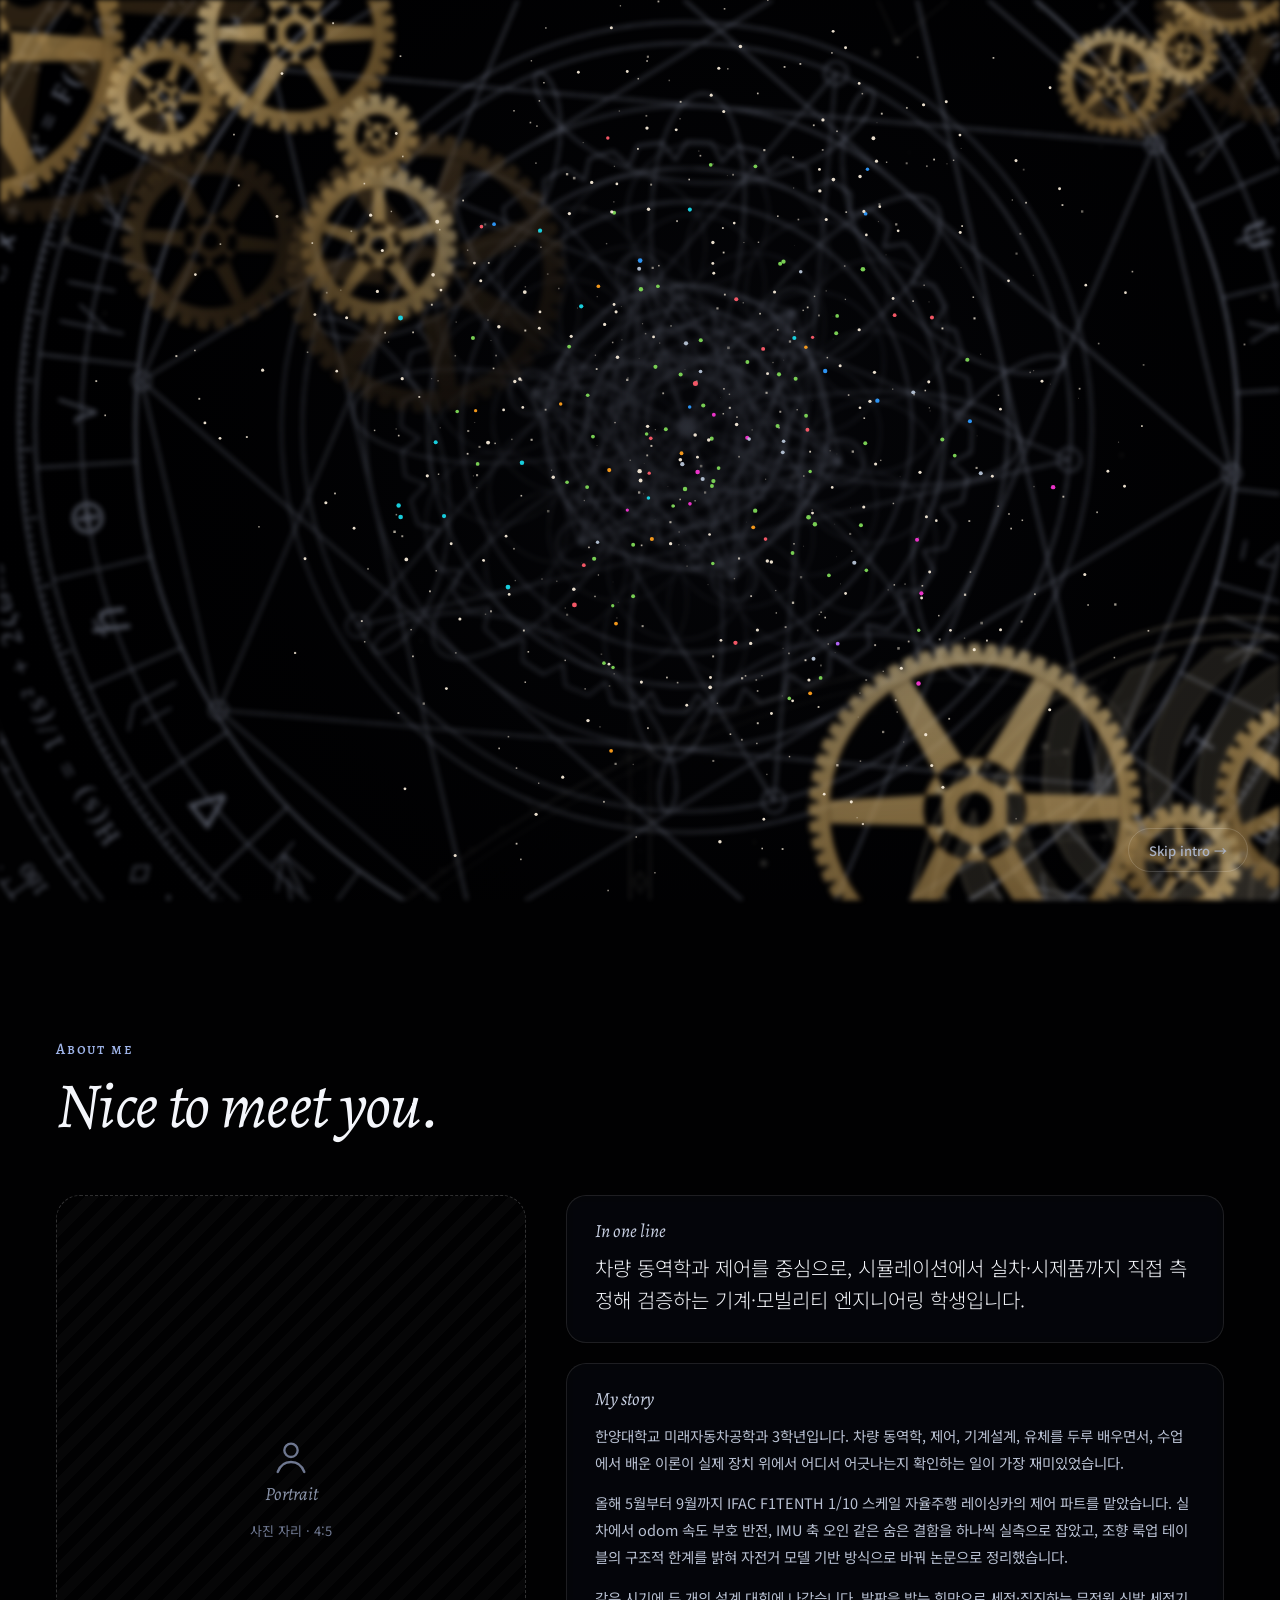
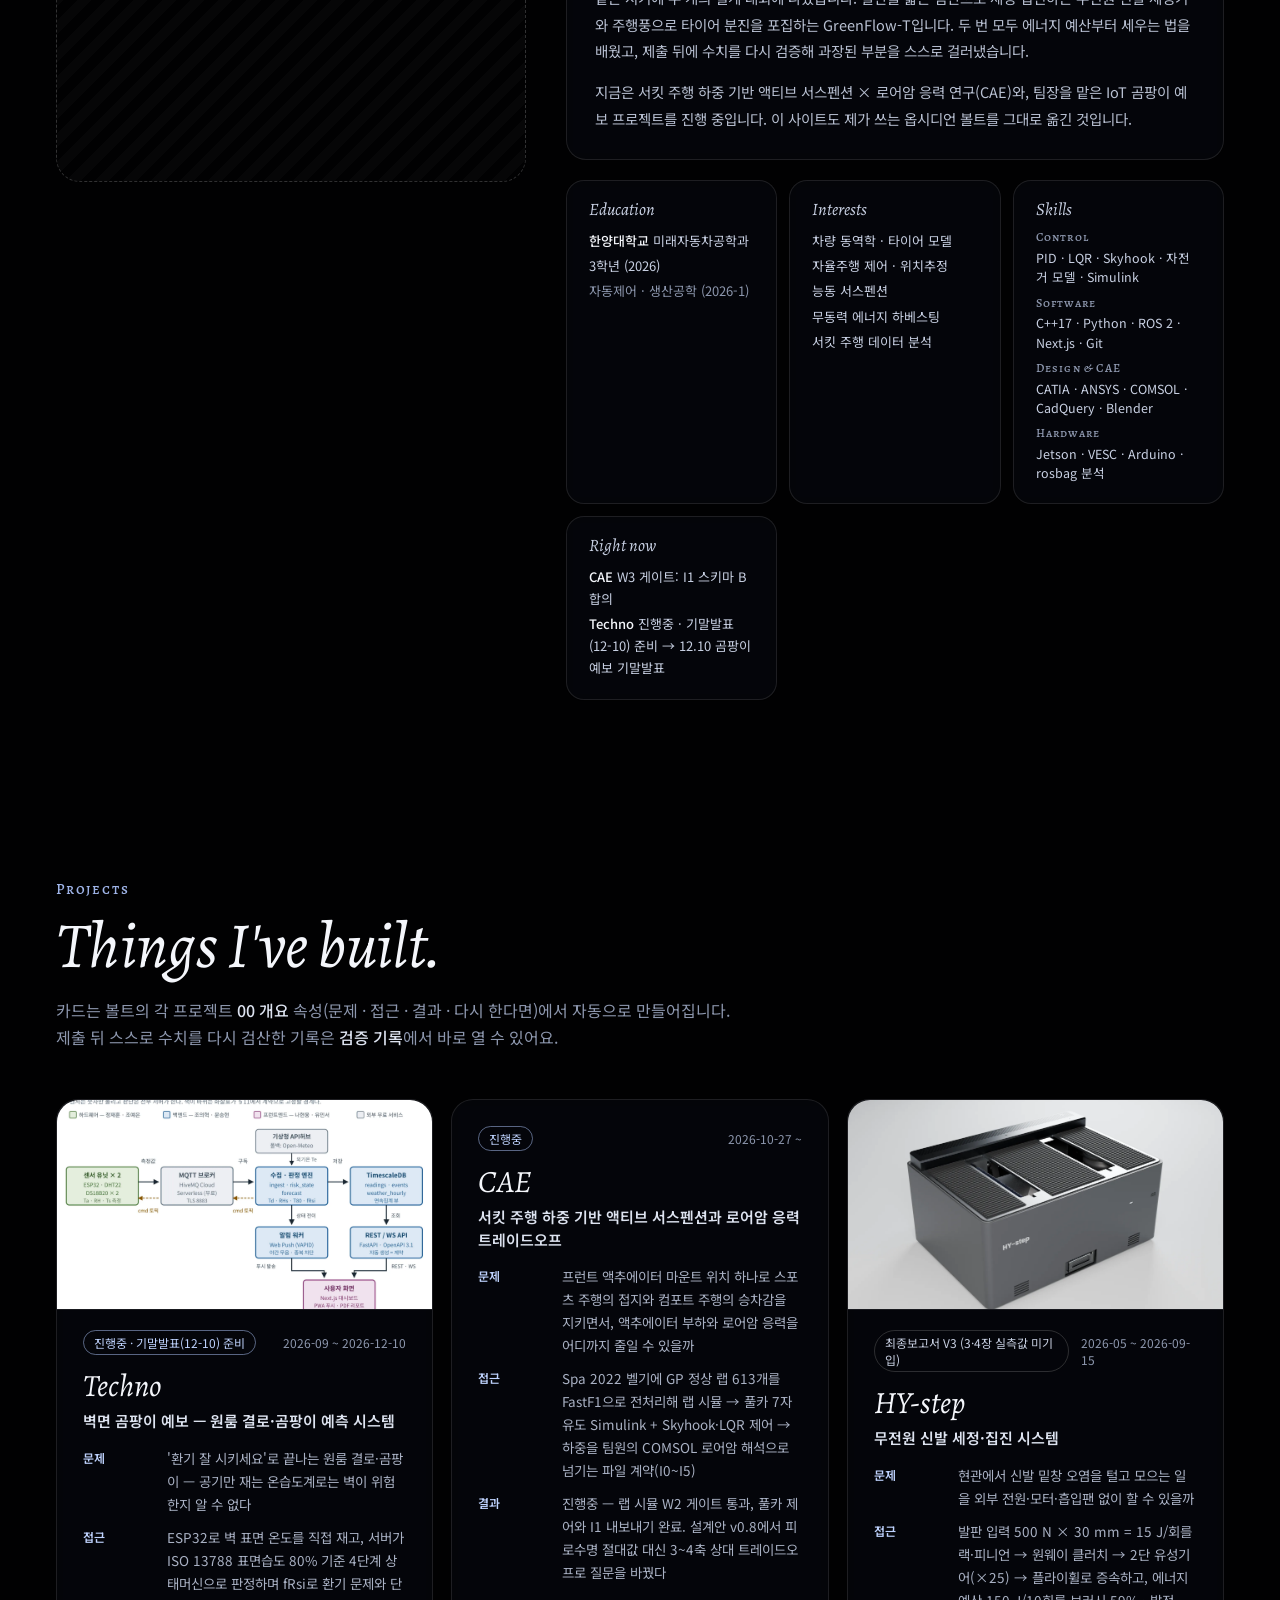
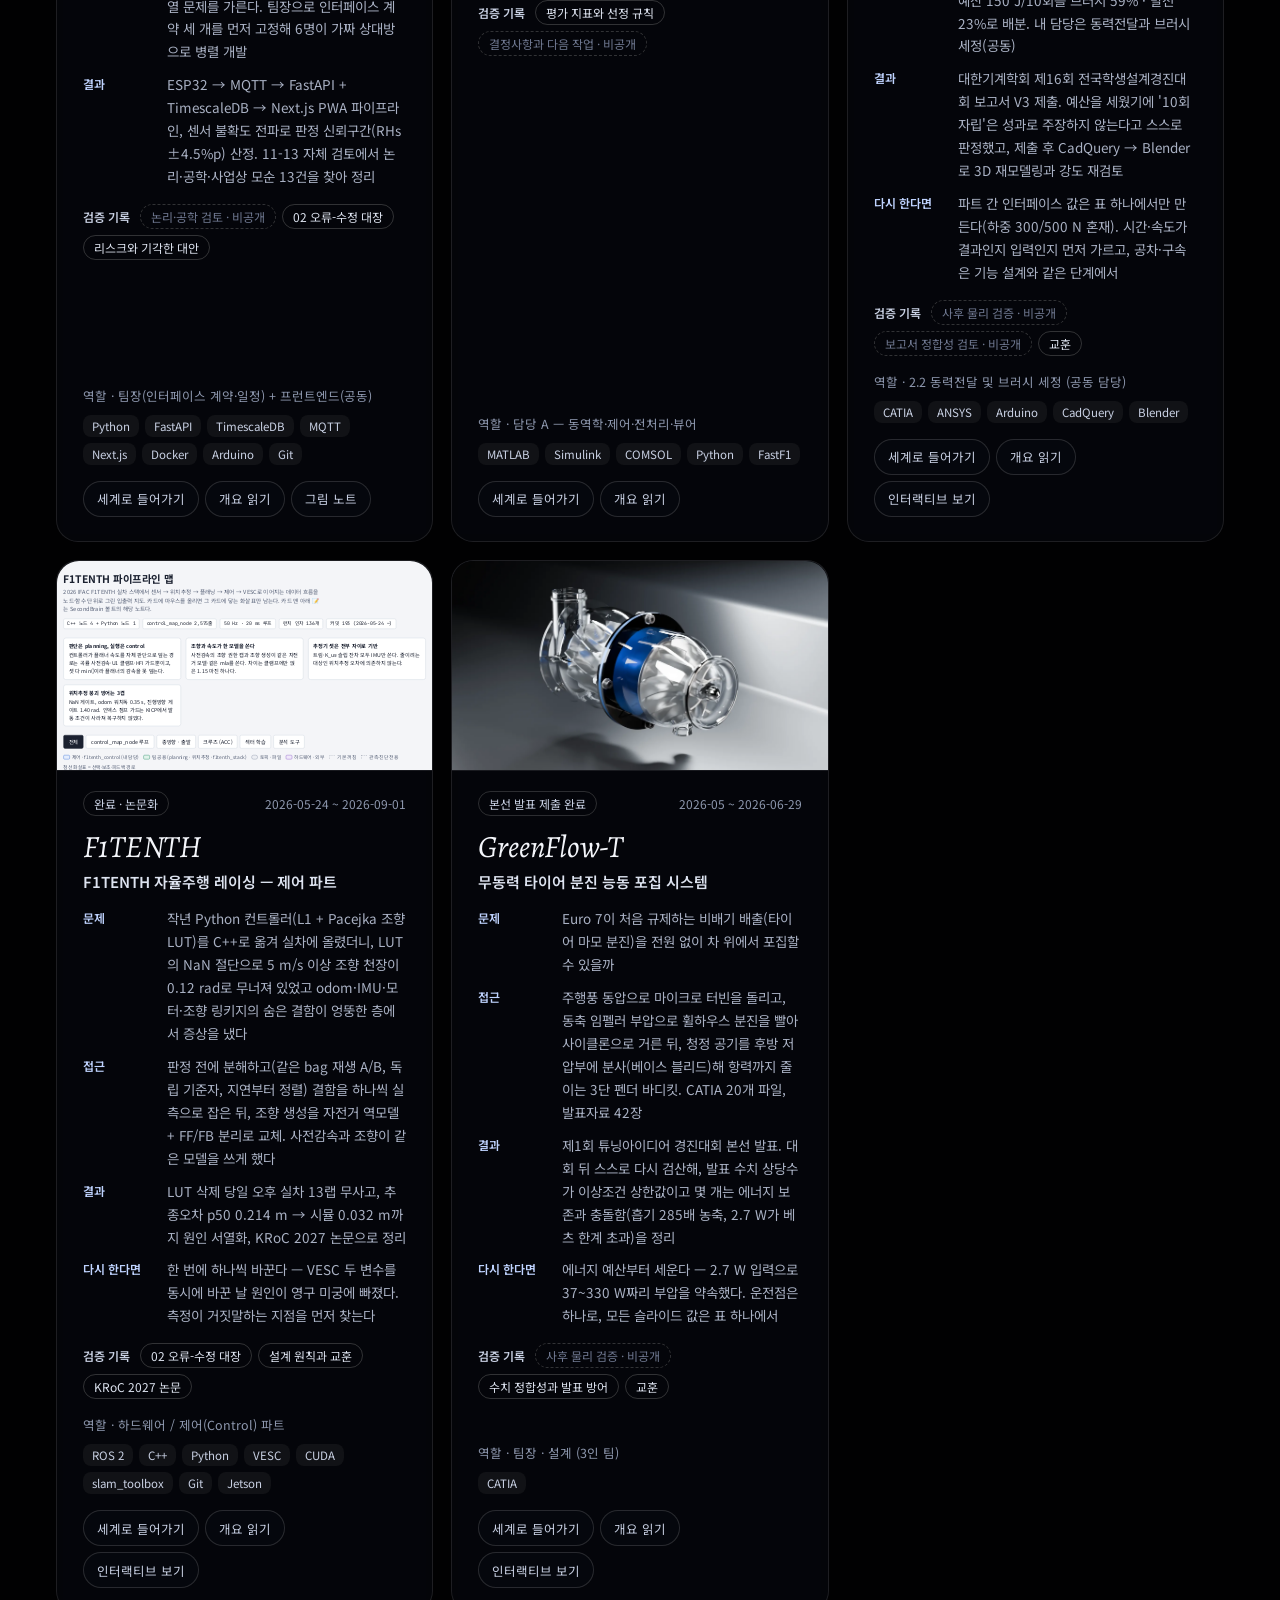
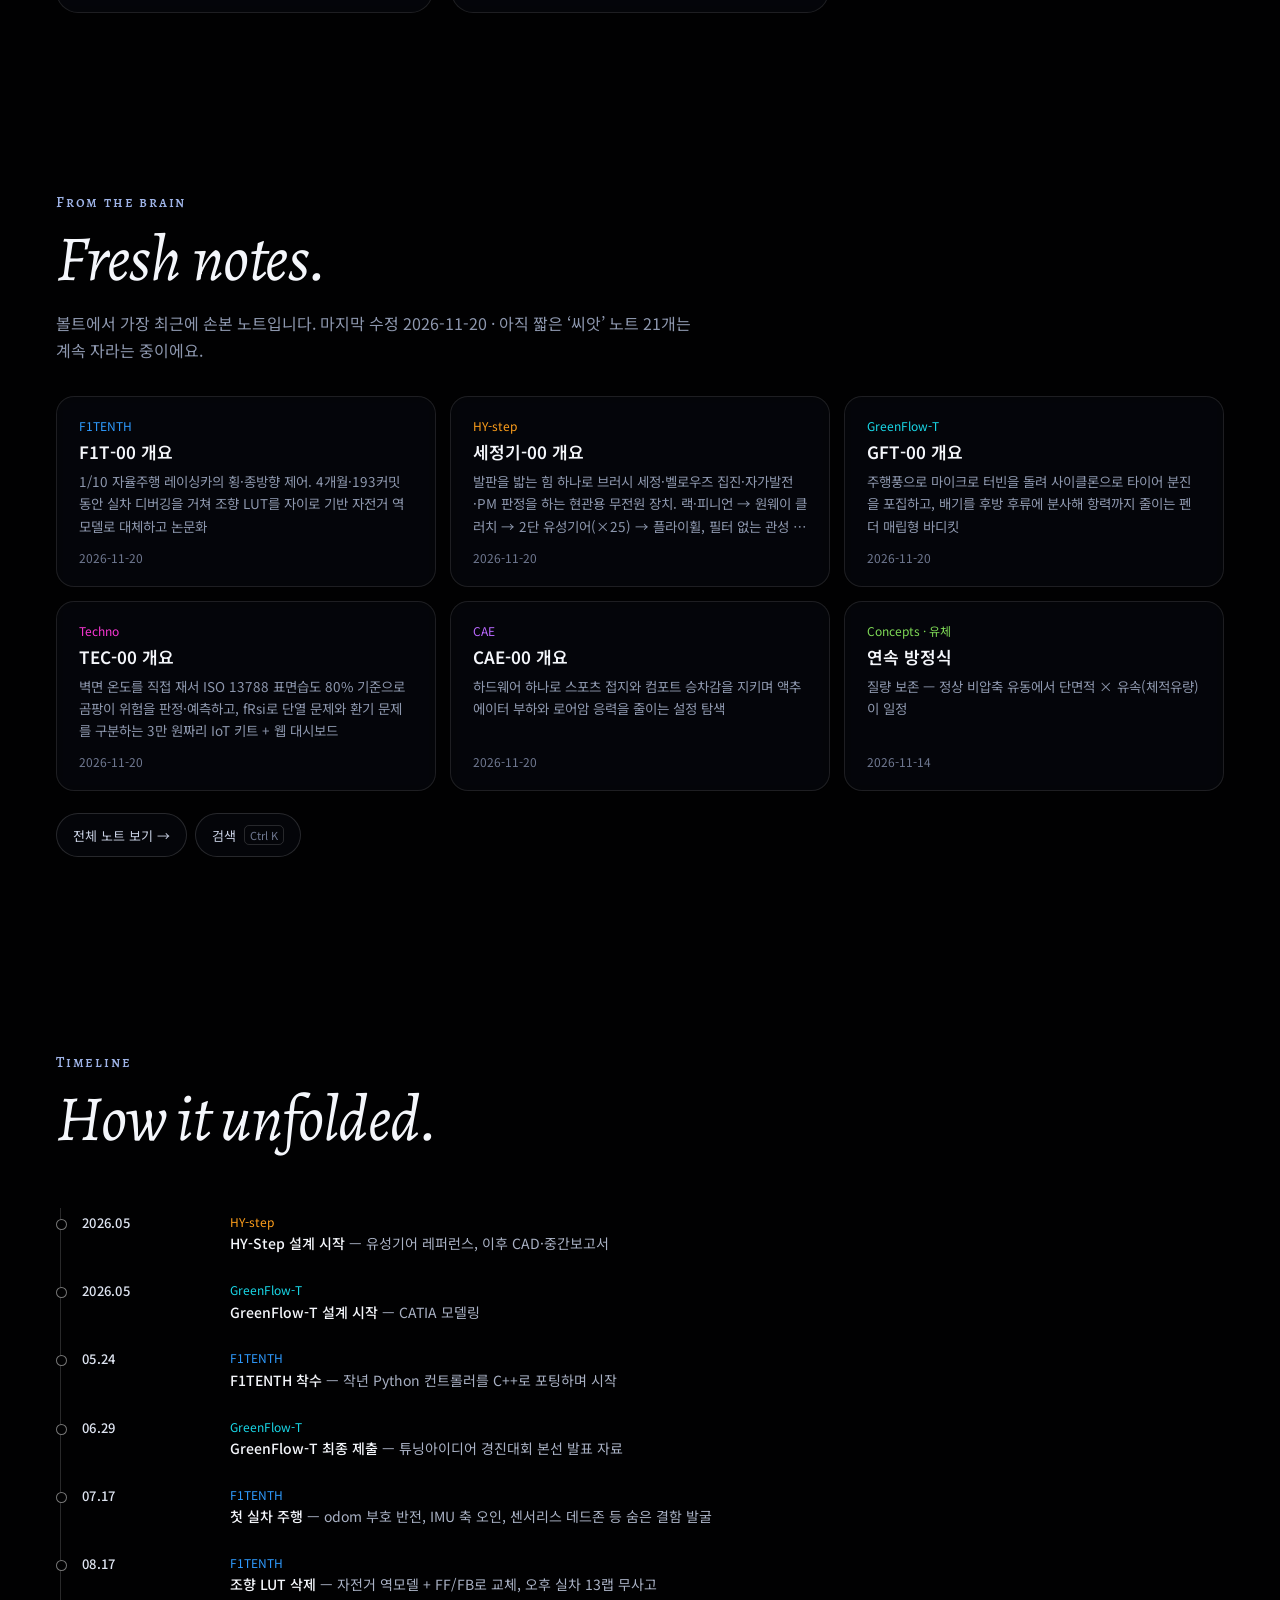
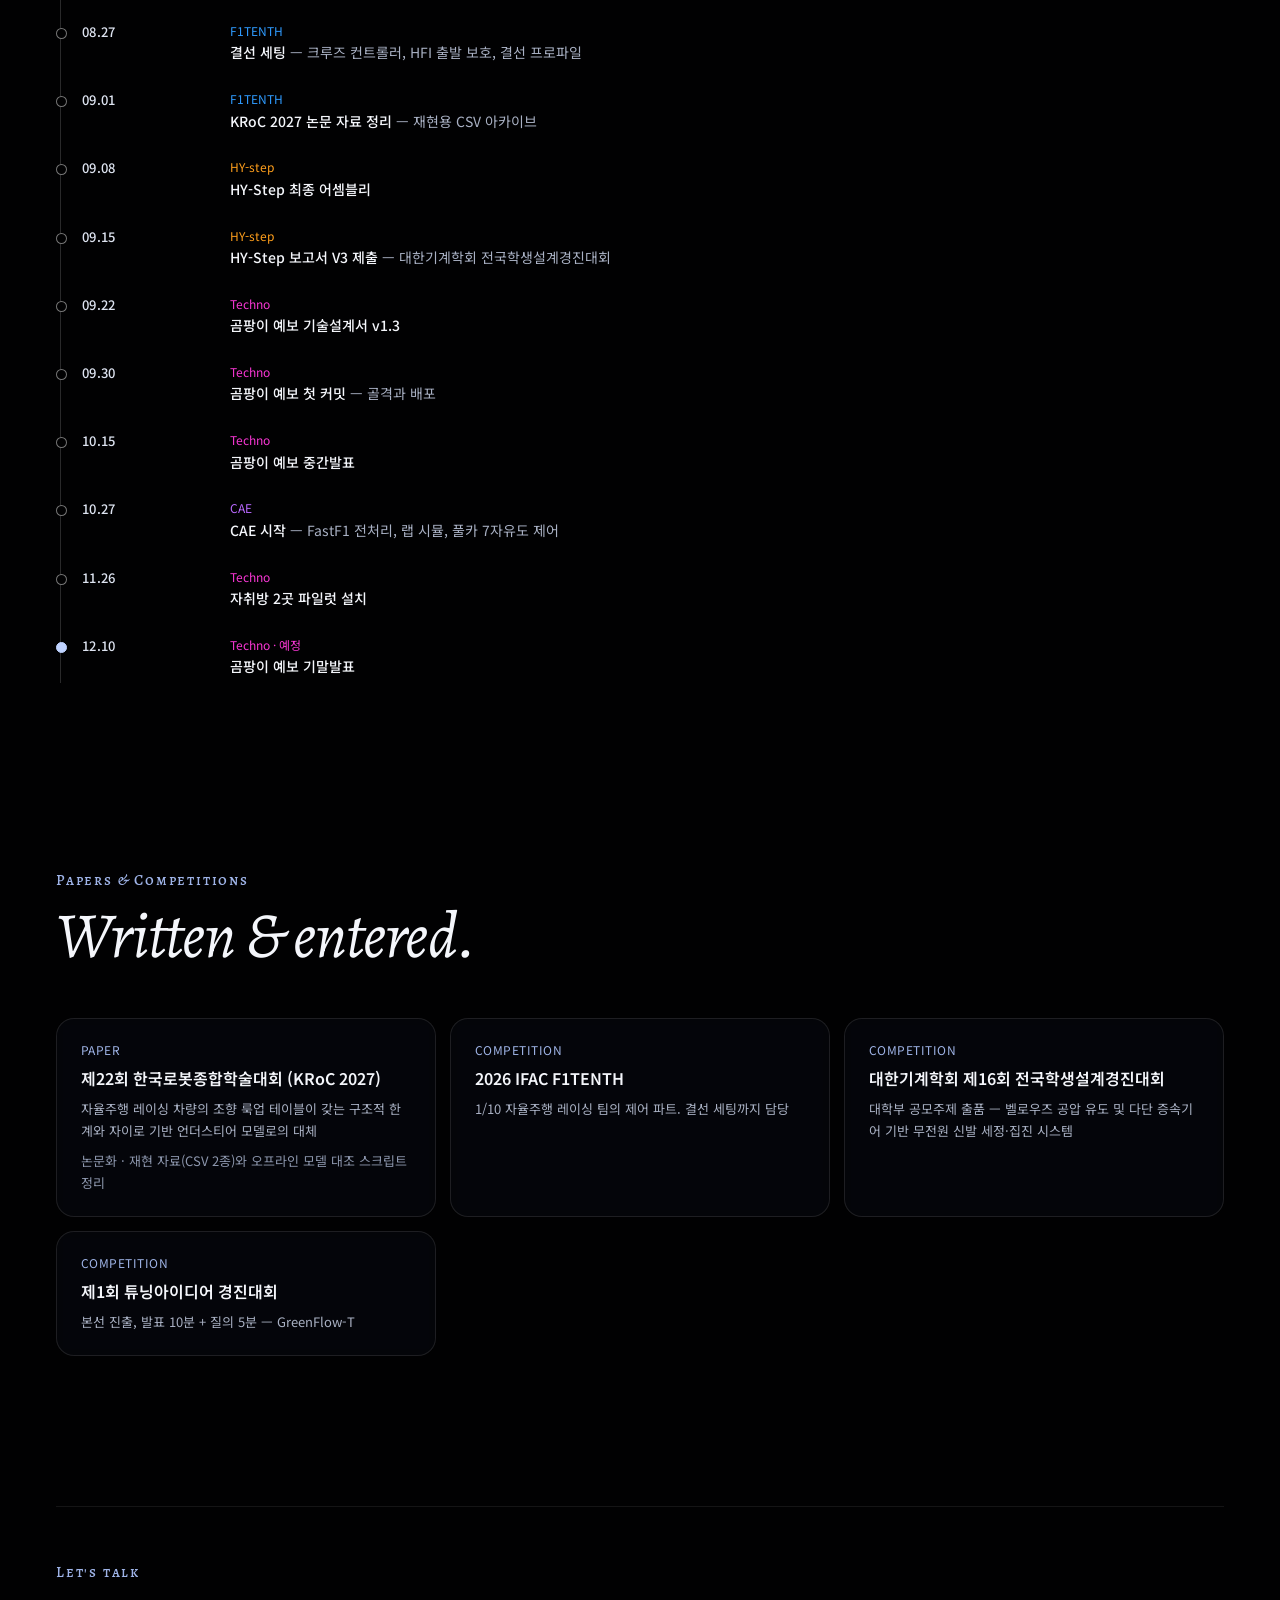
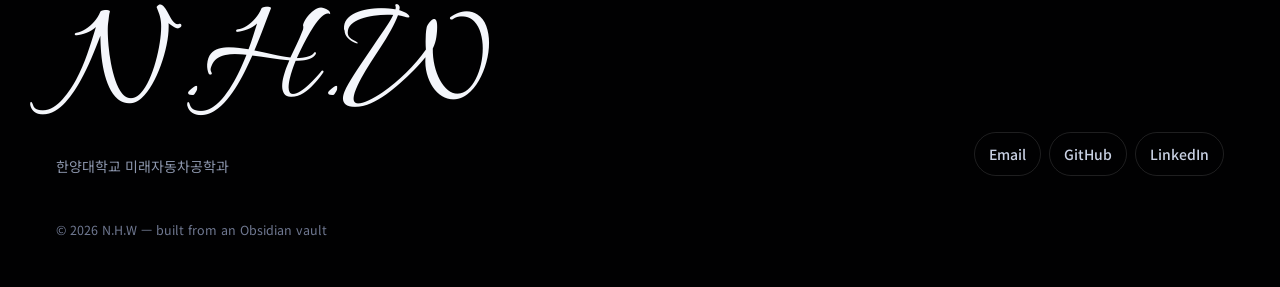
<file: index.html>
<!doctype html>
<html lang="ko">
<head>
<meta charset="utf-8">
<meta name="viewport" content="width=device-width, initial-scale=1">
<title>N.H.W — Second Brain</title>
<link rel="icon" href="data:image/svg+xml,%3Csvg xmlns=%22http://www.w3.org/2000/svg%22 viewBox=%220 0 32 32%22%3E%3Ccircle cx=%2216%22 cy=%2216%22 r=%225%22 fill=%22%23BFD3FF%22/%3E%3C/svg%3E">
<meta name="description" content="옵시디언 세컨드 브레인을 그대로 옮긴 N.H.W의 포트폴리오">
<link rel="preconnect" href="https://fonts.googleapis.com">
<link rel="preconnect" href="https://fonts.gstatic.com" crossorigin>
<link rel="stylesheet" href="https://fonts.googleapis.com/css2?family=Allura&family=Alegreya:ital,wght@1,400;1,500&family=Alegreya+SC:wght@400;500&family=Sacramento&family=Parisienne&family=Italianno&family=Noto+Sans+KR:wght@300;400;500;600;700&display=swap">
<link rel="stylesheet" href="css/style.css">
<script>
/* 인트로가 돌 때는 첫 페인트부터 메인 UI(헤더·문구·범례)를 숨겨 둔다. 스크립트가 로드되기 전에 메인 화면이 잠깐 비치는 깜빡임 방지 */
(function () {
  var d = document.documentElement;
  if (new URLSearchParams(location.search).get('intro') === '0' || (matchMedia && matchMedia('(prefers-reduced-motion: reduce)').matches)) return;
  d.classList.add('boot', 'intro-dark', 'intro-lock');   // intro-lock: 인트로 동안 스크롤 잠금 (app.js가 메인으로 넘어갈 때 해제)
  if ('scrollRestoration' in history) history.scrollRestoration = 'manual';   // 새로고침 때 이전 스크롤 위치로 돌아가지 않고 맨 위에서 인트로 시작
  setTimeout(function () { d.classList.remove('boot', 'intro-dark', 'intro-lock'); }, 15000);   // 스크립트가 실패해도 화면이 비거나 스크롤이 잠긴 채 남지 않게 하는 안전장치 (인트로 ~9초보다 길게)
})();
</script>
</head>
<body>
<div class="page">

<section id="brain" class="brain">
  <canvas id="bg-canvas" aria-hidden="true"></canvas>
  <canvas id="brain-canvas" role="img" aria-label="세컨드 브레인 Shell Graph — 코어·개념·도구와 교과·프로젝트 네 겹의 구형 껍데기에 볼트 노트와 연결을 배치한 3D 그래프"></canvas>

  <header class="hdr" id="hdr">
    <a href="#brain" class="logo s">N.H.W</a>
    <nav aria-label="주요 메뉴" class="nav">
      <div class="nav-links s">
        <a class="navlink" href="#brain">Brain</a>
        <a class="navlink" href="#about">About</a>
        <a class="navlink" href="#projects">Projects</a>
        <a class="navlink" href="#/index">Index</a>
        <a class="navlink" href="#contact">Contact</a>
      </div>
      <button type="button" class="pill hsearch" data-search aria-label="노트 검색 (Ctrl+K)">
        <svg aria-hidden="true" width="16" height="16" viewBox="0 0 24 24" fill="none" stroke="currentColor" stroke-width="2" stroke-linecap="round"><circle cx="11" cy="11" r="7"></circle><path d="M20 20l-3.5-3.5"></path></svg>
        <span class="hs-t">Search</span><kbd>Ctrl K</kbd>
      </button>
    </nav>
  </header>

  <div class="hero-copy fadeable" id="hero">
    <p class="kicker s">Automotive Engineering · Hanyang University</p>
    <h1 class="hero-h1 s">Engineering, wired<br>as a <span class="accent">second brain.</span></h1>
    <p class="hero-p">옵시디언 볼트의 노트 <span data-stat="notes"></span>개와 연결 <span data-stat="links"></span>개를 그대로 옮긴 그래프입니다. 노드를 누르면 그 주제의 세계로 들어가, 직접 했던 프로젝트를 보여줍니다.</p>
    <dl class="stats">
      <div><dt class="s">Notes</dt><dd data-stat="notes"></dd></div>
      <div><dt class="s">Links</dt><dd data-stat="links"></dd></div>
      <div><dt class="s">Projects</dt><dd data-stat="projects"></dd></div>
      <div><dt class="s">Concepts</dt><dd data-stat="concepts"></dd></div>
    </dl>
  </div>

  <div class="legend fadeable" id="legend">
    <p class="legend-t s">Shells</p>
    <div id="shell-rows"></div>
    <p class="legend-t s" style="margin-top: 10px;">Enter a world</p>
    <div id="proj-rows" class="proj-rows"></div>
  </div>

  <a class="cue fadeable" id="cue" href="#about">
    <span class="s cue-t">Scroll to meet me</span>
    <span aria-hidden="true" class="cue-track"><span class="cue-line"></span></span>
  </a>

  <div class="world" id="world" hidden>
    <button type="button" class="pill wback" id="btn-back">
      <svg aria-hidden="true" width="16" height="16" viewBox="0 0 24 24" fill="none" stroke="currentColor" stroke-width="2" stroke-linecap="round" stroke-linejoin="round"><path d="M19 12H5M11 18l-6-6 6-6"></path></svg>
      <span class="s back-t">Back to the brain</span>
    </button>
    <aside class="wpanel" id="wpanel" aria-live="polite"></aside>
    <p class="whint s" id="whint"></p>
  </div>

  <button type="button" class="pill skip s" id="btn-skip" hidden>Skip intro →</button>
</section>

<section id="about" class="sec">
  <p class="kicker s">About me</p>
  <h2 class="sec-h2 s">Nice to meet you.</h2>
  <div class="about-grid">
    <figure class="ph portrait">
      <svg aria-hidden="true" width="40" height="40" viewBox="0 0 24 24" fill="none" stroke="currentColor" stroke-width="1.4" stroke-linecap="round" stroke-linejoin="round"><circle cx="12" cy="8" r="4"></circle><path d="M4 21c1.5-4 4.5-6 8-6s6.5 2 8 6"></path></svg>
      <figcaption class="s ph-label">Portrait</figcaption>
      <span class="ph-sub">사진 자리 · 4:5</span>
    </figure>
    <div class="about-col">
      <div class="panel box">
        <p class="s ph-label">In one line</p>
        <p class="big">차량 동역학과 제어를 중심으로, 시뮬레이션에서 실차·시제품까지 직접 측정해 검증하는 기계·모빌리티 엔지니어링 학생입니다.</p>
      </div>
      <div class="panel box tall">
        <p class="s ph-label">My story</p>
        <div class="body">
          <p>한양대학교 미래자동차공학과 3학년입니다. 차량 동역학, 제어, 기계설계, 유체를 두루 배우면서, 수업에서 배운 이론이 실제 장치 위에서 어디서 어긋나는지 확인하는 일이 가장 재미있었습니다.</p>
          <p>올해 5월부터 9월까지 IFAC F1TENTH 1/10 스케일 자율주행 레이싱카의 제어 파트를 맡았습니다. 실차에서 odom 속도 부호 반전, IMU 축 오인 같은 숨은 결함을 하나씩 실측으로 잡았고, 조향 룩업 테이블의 구조적 한계를 밝혀 자전거 모델 기반 방식으로 바꿔 논문으로 정리했습니다.</p>
          <p>같은 시기에 두 개의 설계 대회에 나갔습니다. 발판을 밟는 힘만으로 세정·집진하는 무전원 신발 세정기와 주행풍으로 타이어 분진을 포집하는 GreenFlow-T입니다. 두 번 모두 에너지 예산부터 세우는 법을 배웠고, 제출 뒤에 수치를 다시 검증해 과장된 부분을 스스로 걸러냈습니다.</p>
          <p>지금은 서킷 주행 하중 기반 액티브 서스펜션 × 로어암 응력 연구(CAE)와, 팀장을 맡은 IoT 곰팡이 예보 프로젝트를 진행 중입니다. 이 사이트도 제가 쓰는 옵시디언 볼트를 그대로 옮긴 것입니다.</p>
        </div>
      </div>
      <div class="cards">
        <div class="panel card">
          <p class="s ph-card">Education</p>
          <ul class="list">
            <li><b>한양대학교</b> 미래자동차공학과</li>
            <li>3학년 (2026)</li>
            <li class="dim">자동제어 · 생산공학 (2026-1)</li>
          </ul>
        </div>
        <div class="panel card">
          <p class="s ph-card">Interests</p>
          <ul class="list">
            <li>차량 동역학 · 타이어 모델</li>
            <li>자율주행 제어 · 위치추정</li>
            <li>능동 서스펜션</li>
            <li>무동력 에너지 하베스팅</li>
            <li>서킷 주행 데이터 분석</li>
          </ul>
        </div>
        <div class="panel card">
          <p class="s ph-card">Skills</p>
          <dl class="skills">
            <div><dt>Control</dt><dd>PID · LQR · Skyhook · 자전거 모델 · Simulink</dd></div>
            <div><dt>Software</dt><dd>C++17 · Python · ROS 2 · Next.js · Git</dd></div>
            <div><dt>Design &amp; CAE</dt><dd>CATIA · ANSYS · COMSOL · CadQuery · Blender</dd></div>
            <div><dt>Hardware</dt><dd>Jetson · VESC · Arduino · rosbag 분석</dd></div>
          </dl>
        </div>
        <div class="panel card">
          <p class="s ph-card">Right now</p>
          <ul class="list" id="now"></ul>
        </div>
      </div>
    </div>
  </div>
</section>

<section id="projects" class="sec">
  <p class="kicker s">Projects</p>
  <h2 class="sec-h2 s">Things I've built.</h2>
  <p class="proj-lead">카드는 볼트의 각 프로젝트 <b>00 개요</b> 속성(문제 · 접근 · 결과 · 다시 한다면)에서 자동으로 만들어집니다. 제출 뒤 스스로 수치를 다시 검산한 기록은 <b>검증 기록</b>에서 바로 열 수 있어요.</p>
  <div class="proj-grid" id="proj-grid"></div>
</section>

<section id="notes" class="sec">
  <p class="kicker s">From the brain</p>
  <h2 class="sec-h2 s">Fresh notes.</h2>
  <p class="fresh-lead" id="fresh-lead"></p>
  <div class="fresh" id="fresh"></div>
  <p class="fresh-more"><a class="pill" href="#/index">전체 노트 보기 →</a><button type="button" class="pill" data-search>검색 <kbd>Ctrl K</kbd></button></p>
</section>

<section id="timeline" class="sec">
  <p class="kicker s">Timeline</p>
  <h2 class="sec-h2 s">How it unfolded.</h2>
  <ol class="tl-list" id="tl-list"></ol>
</section>

<section id="awards" class="sec">
  <p class="kicker s">Papers &amp; Competitions</p>
  <h2 class="sec-h2 s">Written &amp; entered.</h2>
  <div class="aw-list">
    <article class="panel aw">
      <p class="aw-k">Paper</p>
      <h3>제22회 한국로봇종합학술대회 (KRoC 2027)</h3>
      <p>자율주행 레이싱 차량의 조향 룩업 테이블이 갖는 구조적 한계와 자이로 기반 언더스티어 모델로의 대체</p>
      <p class="dim">논문화 · 재현 자료(CSV 2종)와 오프라인 모델 대조 스크립트 정리</p>
    </article>
    <article class="panel aw">
      <p class="aw-k">Competition</p>
      <h3>2026 IFAC F1TENTH</h3>
      <p>1/10 자율주행 레이싱 팀의 제어 파트. 결선 세팅까지 담당</p>
    </article>
    <article class="panel aw">
      <p class="aw-k">Competition</p>
      <h3>대한기계학회 제16회 전국학생설계경진대회</h3>
      <p>대학부 공모주제 출품 — 벨로우즈 공압 유도 및 다단 증속기어 기반 무전원 신발 세정·집진 시스템</p>
    </article>
    <article class="panel aw">
      <p class="aw-k">Competition</p>
      <h3>제1회 튜닝아이디어 경진대회</h3>
      <p>본선 진출, 발표 10분 + 질의 5분 — GreenFlow-T</p>
    </article>
  </div>
</section>

<footer id="contact" class="sec foot">
  <div class="foot-row">
    <div>
      <p class="kicker s">Let's talk</p>
      <p class="foot-big s">N.H.W</p>
      <p class="foot-sub">한양대학교 미래자동차공학과</p>
    </div>
    <ul class="foot-links s">
      <li><a class="navlink bordered" href="#contact">Email</a></li>
      <li><a class="navlink bordered" href="https://github.com/tenmeneat" target="_blank" rel="noopener">GitHub</a></li>
      <li><a class="navlink bordered" href="#contact">LinkedIn</a></li>
    </ul>
  </div>
  <p class="copy s">© 2026 N.H.W — built from an Obsidian vault</p>
</footer>

</div>
<div class="reader" id="reader" role="dialog" aria-modal="true" hidden></div>
<script src="js/data.js"></script>
<script src="js/glyphs.js"></script>
<script src="js/sigil.js"></script>
<script src="js/engine.js"></script>
<script src="js/backdrop.js"></script>
<script src="js/app.js"></script>
<script src="js/reader.js"></script>
</body>
</html>
</file>
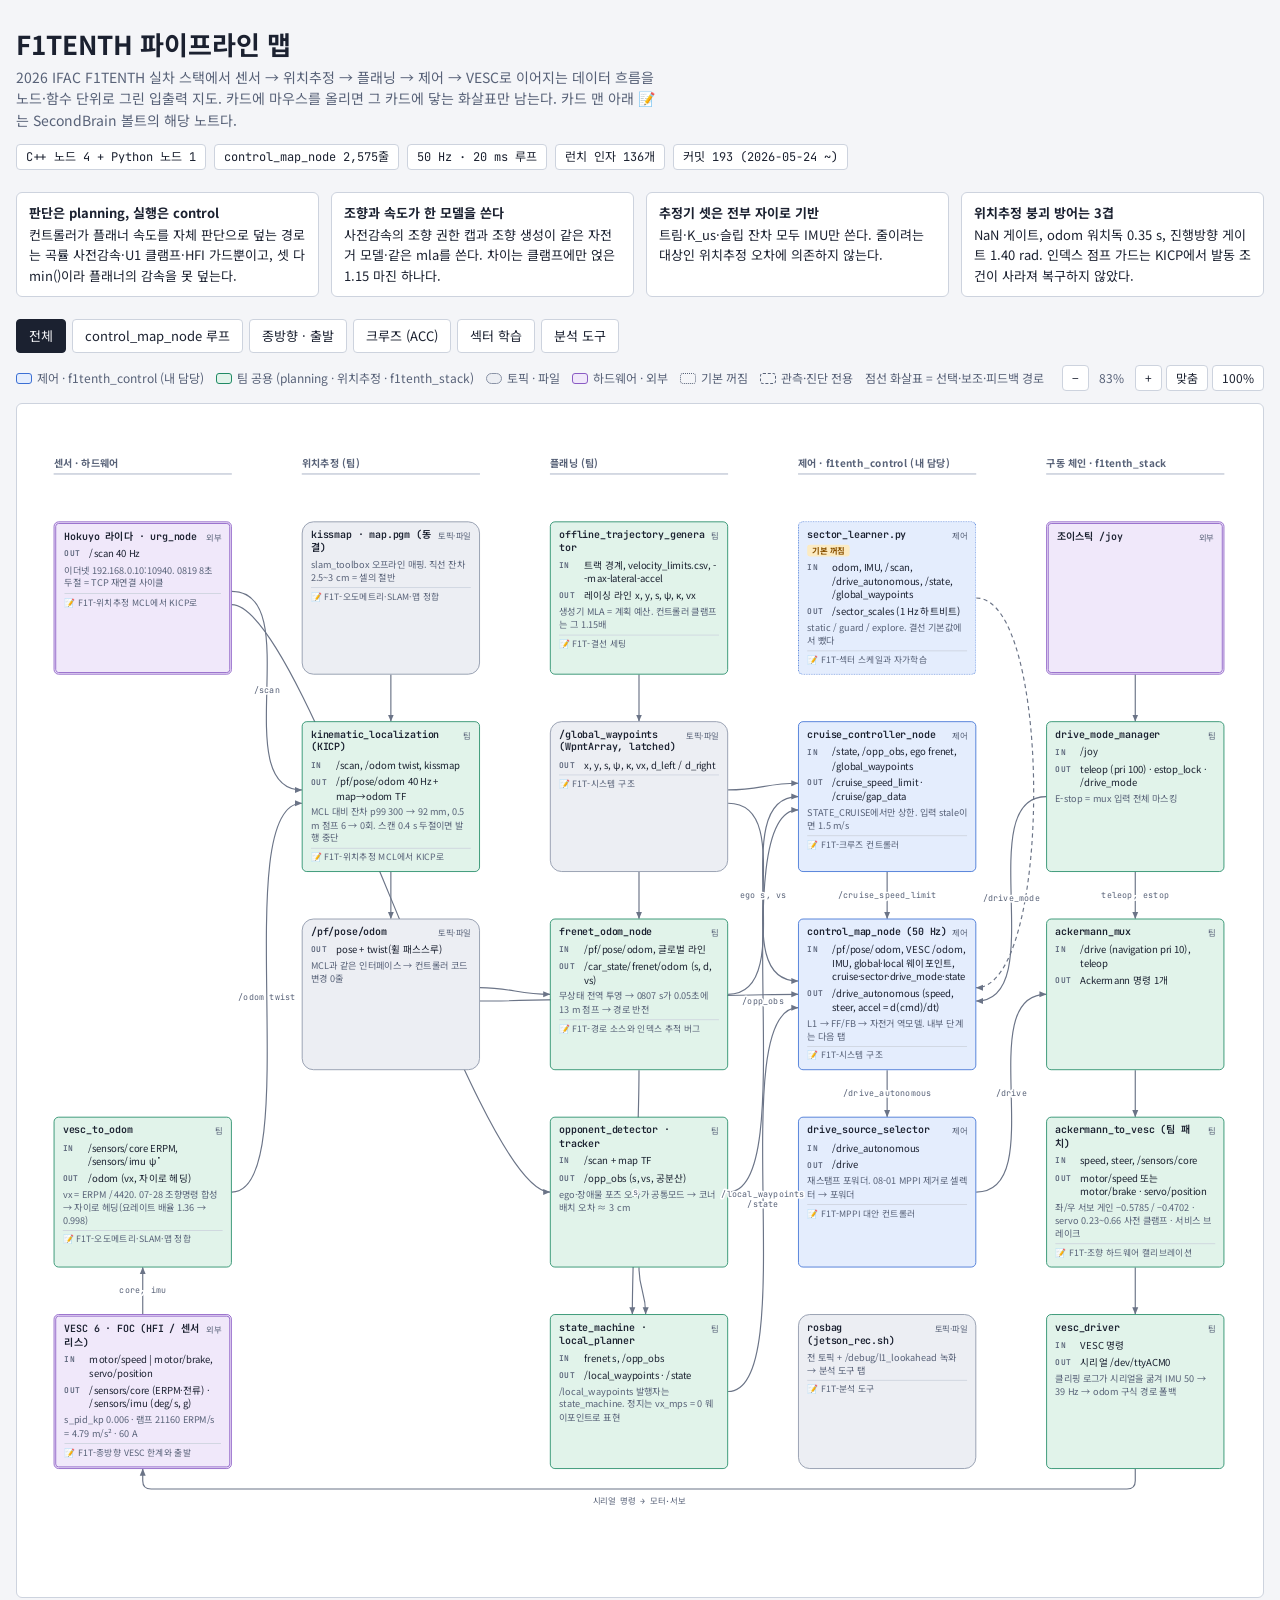
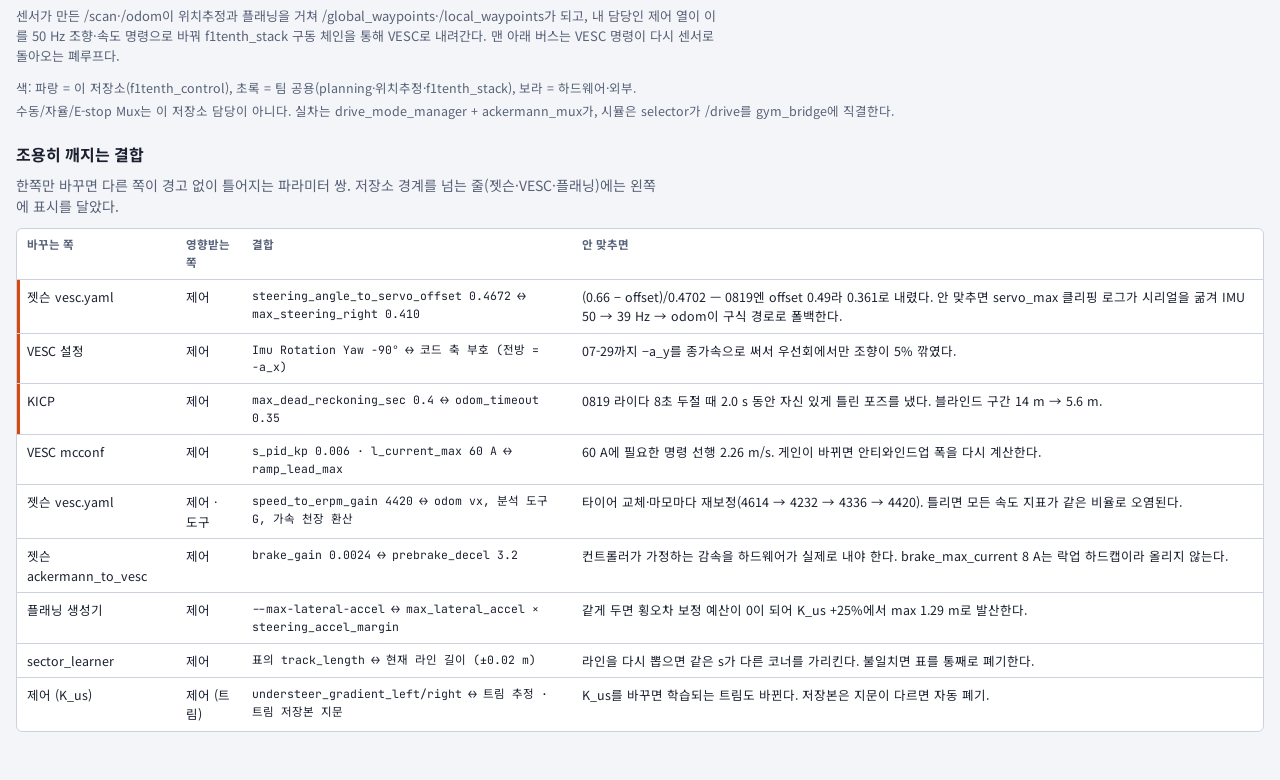
<file: vault/assets/f1t-pipeline.html>
<!DOCTYPE html>
<html lang="ko"><head><meta charset="utf-8">
<meta name="viewport" content="width=device-width,initial-scale=1,viewport-fit=cover">
<title>F1TENTH 파이프라인 맵</title>
<link rel="preconnect" href="https://fonts.googleapis.com">
<link rel="stylesheet" href="https://fonts.googleapis.com/css2?family=Noto+Sans+KR:wght@400;500;700&family=JetBrains+Mono:wght@400;600&display=swap">
<style>
/* 탭마다 격자(열 = 파이프라인 단계, 행 = 병렬 가지) 위에 카드, 그 아래층에 입출력 화살표 */
:root{
  --bg:#f4f5f8; --panel:#ffffff; --ink:#1b2130; --mute:#586278; --line:#cdd3de;
  --edge:#6b7487; --hi:#d9480f;
  --A:#e4edfd; --Ab:#3b6fd4; --B:#e1f3ea; --Bb:#1f8a64;
  --F:#eceef3; --Fb:#8a93a6; --X:#f0e8fa; --Xb:#8a5bc4;
  --warn:#8a5200; --warnbg:#fcebc2;
  --sans:"Noto Sans KR",system-ui,-apple-system,"Segoe UI","Malgun Gothic",sans-serif;
  --mono:"JetBrains Mono","Noto Sans KR","Malgun Gothic",ui-monospace,Consolas,monospace;
  --nw:214px; --cg:84px; --rg:56px;
  box-sizing:border-box;
}
@media (prefers-color-scheme: dark){
  :root:not([data-theme="light"]){
    --bg:#10131a; --panel:#171b24; --ink:#e6e9f0; --mute:#9aa4b8; --line:#2b3342;
    --edge:#8c96ab; --hi:#ff9a5c;
    --A:#1a2a4b; --Ab:#6d9bf0; --B:#12332a; --Bb:#4cc79a;
    --F:#202530; --Fb:#667089; --X:#2a203d; --Xb:#b28ae6;
    --warn:#f5c15a; --warnbg:#3a2c0c; color-scheme:dark;
  }
}
*{box-sizing:border-box}
body{margin:0;background:var(--bg);color:var(--ink);font-family:var(--sans);font-size:14px;line-height:1.55;
  padding-top:max(28px,env(safe-area-inset-top,0px));padding-bottom:max(48px,env(safe-area-inset-bottom,0px));
  padding-left:max(16px,env(safe-area-inset-left,0px));padding-right:max(16px,env(safe-area-inset-right,0px))}
main{max-width:1500px;margin:0 auto;display:flex;flex-direction:column;gap:22px}
h1{font-size:26px;line-height:1.25;margin:0;font-weight:700;text-wrap:balance}
h2{font-size:16px;margin:0 0 8px;font-weight:700}
p{margin:0}
.sub{color:var(--mute);max-width:80ch;margin-top:6px}
.stats{display:flex;flex-wrap:wrap;gap:8px;margin-top:12px}
.stat{font-family:var(--mono);font-size:12px;padding:3px 9px;border:1px solid var(--line);border-radius:4px;background:var(--panel)}
.finds{display:grid;grid-template-columns:repeat(auto-fit,minmax(260px,1fr));gap:12px}
.find{background:var(--panel);border:1px solid var(--line);border-radius:6px;padding:10px 12px;font-size:13px;min-width:0}
.find b{display:block;margin-bottom:2px}
.tabs{display:flex;flex-wrap:wrap;gap:6px}
.tab{font:inherit;font-size:13px;padding:6px 12px;border:1px solid var(--line);background:var(--panel);color:var(--ink);border-radius:4px;cursor:pointer}
.tab[aria-selected="true"]{background:var(--ink);color:var(--bg);border-color:var(--ink)}
.tab:focus-visible,.zb:focus-visible,.node:focus-visible{outline:2px solid var(--hi);outline-offset:2px}
.bar{display:flex;flex-wrap:wrap;align-items:center;gap:8px 14px;justify-content:space-between}
.legend{display:flex;flex-wrap:wrap;gap:6px 12px;font-size:12px;color:var(--mute);align-items:center}
.lg{display:inline-flex;align-items:center;gap:5px}
.sw{width:16px;height:11px;border:1.5px solid;border-radius:3px;display:inline-block}
.sw.A{background:var(--A);border-color:var(--Ab)} .sw.B{background:var(--B);border-color:var(--Bb)}
.sw.F{background:var(--F);border-color:var(--Fb);border-radius:7px} .sw.X{background:var(--X);border-color:var(--Xb)}
.sw.off{border-style:dotted;border-color:var(--mute)} .sw.diag{border-style:dashed;border-color:var(--mute)}
.zoom{display:flex;gap:4px;align-items:center;font-size:12px;color:var(--mute)}
.zb{font:inherit;font-size:12px;padding:3px 9px;border:1px solid var(--line);background:var(--panel);color:var(--ink);border-radius:4px;cursor:pointer}
figure{margin:0;display:flex;flex-direction:column;gap:8px}
figcaption{color:var(--mute);font-size:13px;max-width:100ch}
.stage{overflow:auto;border:1px solid var(--line);border-radius:6px;background:var(--panel);max-width:100%}
.sizer{position:relative}
.canvas{position:absolute;left:0;top:0;transform-origin:0 0;display:grid;width:max-content;column-gap:var(--cg);row-gap:var(--rg);
  padding:62px 44px 56px 44px;align-items:stretch}
.canvas>svg{position:absolute;left:0;top:0;pointer-events:none;overflow:visible}
.canvas>svg.under{z-index:0} .canvas>svg.over{z-index:3}
.lane{align-self:end;font-size:12px;font-weight:700;color:var(--mute);letter-spacing:.02em;padding-bottom:2px;border-bottom:2px solid var(--line);position:relative;z-index:1}
.node{position:relative;z-index:1;border:1.5px solid var(--nb);background:var(--nbg);border-radius:6px;padding:8px 10px 9px;font-size:11.5px;line-height:1.42;
  display:flex;flex-direction:column;gap:4px;min-width:0;transition:opacity .15s}
.o-A{--nb:var(--Ab);--nbg:var(--A)} .o-B{--nb:var(--Bb);--nbg:var(--B)} .o-x{--nb:var(--Xb);--nbg:var(--X)}
.k-file{--nb:var(--Fb);--nbg:var(--F);border-radius:14px}
.k-ext.o-x{--nb:var(--Xb);--nbg:var(--X)}
.k-ext{border-style:double;border-width:3px}
.s-off{border-style:dotted} .s-diag{border-style:dashed}
.hd{display:flex;justify-content:space-between;align-items:flex-start;gap:6px}
.nm{font-family:var(--mono);font-weight:600;font-size:12px;overflow-wrap:anywhere;line-height:1.3}
.tag{font-size:10px;color:var(--mute);white-space:nowrap;padding-top:1px}
.io{display:grid;grid-template-columns:26px 1fr;gap:4px}
.io b{font-family:var(--mono);font-size:9.5px;font-weight:600;color:var(--mute);text-transform:uppercase;letter-spacing:.04em;padding-top:2px}
.io span{overflow-wrap:anywhere}
.nt{color:var(--mute);font-size:11px;overflow-wrap:anywhere}
.lk{font-size:10.5px;color:var(--mute);text-decoration:none;border-top:1px solid var(--line);padding-top:3px;overflow-wrap:anywhere}
.lk:hover{color:var(--hi)}
.bdg{align-self:flex-start;font-size:10px;font-weight:700;padding:0 6px;border-radius:3px;background:var(--warnbg);color:var(--warn)}
path.edge{fill:none;stroke:var(--edge);stroke-width:1.4;transition:opacity .15s}
path.edge.dash{stroke-dasharray:5 4}
path.edge.on{stroke:var(--hi);stroke-width:2.2}
.elab{font-family:var(--mono);font-size:10px;fill:var(--mute);text-anchor:middle;paint-order:stroke;stroke:var(--panel);stroke-width:4px;stroke-linejoin:round;transition:opacity .15s}
.elab.on{fill:var(--hi);font-weight:600}
.canvas.hl .node:not(.me):not(.nb2){opacity:.3}
.canvas.hl path.edge:not(.on){opacity:.1}
.canvas.hl .elab:not(.on){opacity:.08}
.foot{font-size:12.5px;color:var(--mute);display:flex;flex-direction:column;gap:3px}
.foot code,td code{font-family:var(--mono);font-size:11.5px}
.tblwrap{overflow-x:auto;border:1px solid var(--line);border-radius:6px;background:var(--panel)}
table{border-collapse:collapse;width:100%;min-width:760px;font-size:12.5px}
th,td{text-align:left;padding:7px 10px;border-bottom:1px solid var(--line);vertical-align:top}
th{font-size:11.5px;color:var(--mute);font-weight:700}
tr:last-child td{border-bottom:0}
td.m{font-family:var(--mono);font-size:11.5px;overflow-wrap:anywhere}
.warnrow td:first-child{box-shadow:inset 3px 0 0 var(--hi)}
@media (prefers-reduced-motion:reduce){.node,path.edge,.elab{transition:none}}
</style></head>
<body>
<main>
  <header>
    <h1>F1TENTH 파이프라인 맵</h1>
    <p class="sub">2026 IFAC F1TENTH 실차 스택에서 센서 → 위치추정 → 플래닝 → 제어 → VESC로 이어지는 데이터 흐름을 노드·함수 단위로 그린 입출력 지도. 카드에 마우스를 올리면 그 카드에 닿는 화살표만 남는다. 카드 맨 아래 📝는 SecondBrain 볼트의 해당 노트다.</p>
    <div class="stats" id="stats"></div>
  </header>

  <section class="finds" id="finds" aria-label="구조에서 확인한 점"></section>

  <section style="display:flex;flex-direction:column;gap:12px">
    <div class="tabs" role="tablist" id="tabs" aria-label="뷰 선택"></div>
    <div class="bar">
      <div class="legend" aria-label="범례">
        <span class="lg"><span class="sw A"></span>제어 · f1tenth_control (내 담당)</span>
        <span class="lg"><span class="sw B"></span>팀 공용 (planning · 위치추정 · f1tenth_stack)</span>
        <span class="lg"><span class="sw F"></span>토픽 · 파일</span>
        <span class="lg"><span class="sw X"></span>하드웨어 · 외부</span>
        <span class="lg"><span class="sw off"></span>기본 꺼짐</span>
        <span class="lg"><span class="sw diag"></span>관측·진단 전용</span>
        <span class="lg">점선 화살표 = 선택·보조·피드백 경로</span>
      </div>
      <div class="zoom">
        <button class="zb" id="zout" aria-label="축소">−</button>
        <span id="zval" style="min-width:3.2em;text-align:center">100%</span>
        <button class="zb" id="zin" aria-label="확대">+</button>
        <button class="zb" id="zfit">맞춤</button>
        <button class="zb" id="z100">100%</button>
      </div>
    </div>
    <figure>
      <div class="stage" id="stage"><div class="sizer" id="sizer"><div class="canvas" id="canvas" role="group"></div></div></div>
      <figcaption id="cap"></figcaption>
    </figure>
    <div class="foot" id="foot"></div>
  </section>

  <section>
    <h2>조용히 깨지는 결합</h2>
    <p class="sub" style="margin-bottom:10px">한쪽만 바꾸면 다른 쪽이 경고 없이 틀어지는 파라미터 쌍. 저장소 경계를 넘는 줄(젯슨·VESC·플래닝)에는 왼쪽에 표시를 달았다.</p>
    <div class="tblwrap"><table>
      <thead><tr><th>바꾸는 쪽</th><th>영향받는 쪽</th><th>결합</th><th>안 맞추면</th></tr></thead>
      <tbody id="ctbl"></tbody>
    </table></div>
  </section>
</main>

<script>
const DATA = {"V": {"overview": {"label": "전체", "cols": 5, "cap": "센서가 만든 /scan·/odom이 위치추정과 플래닝을 거쳐 /global_waypoints·/local_waypoints가 되고, 내 담당인 제어 열이 이를 50 Hz 조향·속도 명령으로 바꿔 f1tenth_stack 구동 체인을 통해 VESC로 내려간다. 맨 아래 버스는 VESC 명령이 다시 센서로 돌아오는 폐루프다.", "nodes": [{"id": "l1", "c": 1, "r": 1, "k": "lane", "t": "센서 · 하드웨어"}, {"id": "l2", "c": 2, "r": 1, "k": "lane", "t": "위치추정 (팀)"}, {"id": "l3", "c": 3, "r": 1, "k": "lane", "t": "플래닝 (팀)"}, {"id": "l4", "c": 4, "r": 1, "k": "lane", "t": "제어 · f1tenth_control (내 담당)"}, {"id": "l5", "c": 5, "r": 1, "k": "lane", "t": "구동 체인 · f1tenth_stack"}, {"id": "lidar", "c": 1, "r": 2, "k": "ext", "t": "Hokuyo 라이다 · urg_node", "u": "/scan 40 Hz", "m": "이더넷 192.168.0.10:10940. 0819 8초 두절 = TCP 재연결 사이클", "n": "F1T-위치추정 MCL에서 KICP로"}, {"id": "vto", "c": 1, "r": 5, "o": "B", "t": "vesc_to_odom", "i": "/sensors/core ERPM, /sensors/imu ψ̇", "u": "/odom (vx, 자이로 헤딩)", "m": "vx = ERPM / 4420. 07-28 조향명령 합성 → 자이로 헤딩(요레이트 배율 1.36 → 0.998)", "n": "F1T-오도메트리·SLAM·맵 정합"}, {"id": "vesc", "c": 1, "r": 6, "k": "ext", "t": "VESC 6 · FOC (HFI / 센서리스)", "i": "motor/speed | motor/brake, servo/position", "u": "/sensors/core (ERPM·전류) · /sensors/imu (deg/s, g)", "m": "s_pid_kp 0.006 · 램프 21160 ERPM/s = 4.79 m/s² · 60 A", "n": "F1T-종방향 VESC 한계와 출발"}, {"id": "map", "c": 2, "r": 2, "k": "file", "t": "kissmap · map.pgm (동결)", "m": "slam_toolbox 오프라인 매핑. 직선 잔차 2.5~3 cm = 셀의 절반", "n": "F1T-오도메트리·SLAM·맵 정합"}, {"id": "kicp", "c": 2, "r": 3, "o": "B", "t": "kinematic_localization (KICP)", "i": "/scan, /odom twist, kissmap", "u": "/pf/pose/odom 40 Hz + map→odom TF", "m": "MCL 대비 잔차 p99 300 → 92 mm, 0.5 m 점프 6 → 0회. 스캔 0.4 s 두절이면 발행 중단", "n": "F1T-위치추정 MCL에서 KICP로"}, {"id": "pose", "c": 2, "r": 4, "k": "file", "t": "/pf/pose/odom", "u": "pose + twist(휠 패스스루)", "m": "MCL과 같은 인터페이스 → 컨트롤러 코드 변경 0줄"}, {"id": "traj", "c": 3, "r": 2, "o": "B", "t": "offline_trajectory_generator", "i": "트랙 경계, velocity_limits.csv, --max-lateral-accel", "u": "레이싱 라인 x, y, s, ψ, κ, vx", "m": "생성기 MLA = 계획 예산. 컨트롤러 클램프는 그 1.15배", "n": "F1T-결선 세팅"}, {"id": "gwp", "c": 3, "r": 3, "k": "file", "t": "/global_waypoints (WpntArray, latched)", "u": "x, y, s, ψ, κ, vx, d_left / d_right", "n": "F1T-시스템 구조"}, {"id": "frenet", "c": 3, "r": 4, "o": "B", "t": "frenet_odom_node", "i": "/pf/pose/odom, 글로벌 라인", "u": "/car_state/frenet/odom (s, d, vs)", "m": "무상태 전역 투영 → 0807 s가 0.05초에 13 m 점프 → 경로 반전", "n": "F1T-경로 소스와 인덱스 추적 버그"}, {"id": "opp", "c": 3, "r": 5, "o": "B", "t": "opponent_detector · tracker", "i": "/scan + map TF", "u": "/opp_obs (s, vs, 공분산)", "m": "ego·장애물 포즈 오차가 공통모드 → 코너 배치 오차 ≈ 3 cm"}, {"id": "sm", "c": 3, "r": 6, "o": "B", "t": "state_machine · local_planner", "i": "frenet s, /opp_obs", "u": "/local_waypoints · /state", "m": "/local_waypoints 발행자는 state_machine. 정지는 vx_mps = 0 웨이포인트로 표현"}, {"id": "sec", "c": 4, "r": 2, "o": "A", "s": "off", "t": "sector_learner.py", "i": "odom, IMU, /scan, /drive_autonomous, /state, /global_waypoints", "u": "/sector_scales (1 Hz 하트비트)", "m": "static / guard / explore. 결선 기본값에서 뺐다", "n": "F1T-섹터 스케일과 자가학습"}, {"id": "cruise", "c": 4, "r": 3, "o": "A", "t": "cruise_controller_node", "i": "/state, /opp_obs, ego frenet, /global_waypoints", "u": "/cruise_speed_limit · /cruise/gap_data", "m": "STATE_CRUISE에서만 상한. 입력 stale이면 1.5 m/s", "n": "F1T-크루즈 컨트롤러"}, {"id": "cmap", "c": 4, "r": 4, "o": "A", "t": "control_map_node (50 Hz)", "i": "/pf/pose/odom, VESC /odom, IMU, global·local 웨이포인트, cruise·sector·drive_mode·state", "u": "/drive_autonomous (speed, steer, accel = d(cmd)/dt)", "m": "L1 → FF/FB → 자전거 역모델. 내부 단계는 다음 탭", "n": "F1T-시스템 구조"}, {"id": "sel", "c": 4, "r": 5, "o": "A", "t": "drive_source_selector", "i": "/drive_autonomous", "u": "/drive", "m": "재스탬프 포워더. 08-01 MPPI 제거로 셀렉터 → 포워더", "n": "F1T-MPPI 대안 컨트롤러"}, {"id": "bag", "c": 4, "r": 6, "k": "file", "t": "rosbag (jetson_rec.sh)", "m": "전 토픽 + /debug/l1_lookahead 녹화 → 분석 도구 탭", "n": "F1T-분석 도구"}, {"id": "joy", "c": 5, "r": 2, "k": "ext", "t": "조이스틱 /joy"}, {"id": "dmm", "c": 5, "r": 3, "o": "B", "t": "drive_mode_manager", "i": "/joy", "u": "teleop (pri 100) · estop_lock · /drive_mode", "m": "E-stop = mux 입력 전체 마스킹"}, {"id": "mux", "c": 5, "r": 4, "o": "B", "t": "ackermann_mux", "i": "/drive (navigation pri 10), teleop", "u": "Ackermann 명령 1개"}, {"id": "a2v", "c": 5, "r": 5, "o": "B", "t": "ackermann_to_vesc (팀 패치)", "i": "speed, steer, /sensors/core", "u": "motor/speed 또는 motor/brake · servo/position", "m": "좌/우 서보 게인 −0.5785 / −0.4702 · servo 0.23~0.66 사전 클램프 · 서비스 브레이크", "n": "F1T-조향 하드웨어 캘리브레이션"}, {"id": "vd", "c": 5, "r": 6, "o": "B", "t": "vesc_driver", "i": "VESC 명령", "u": "시리얼 /dev/ttyACM0", "m": "클리핑 로그가 시리얼을 굶겨 IMU 50 → 39 Hz → odom 구식 경로 폴백"}], "edges": [{"a": "lidar", "b": "kicp", "l": "/scan"}, {"a": "lidar", "b": "opp"}, {"a": "vesc", "b": "vto", "l": "core, imu"}, {"a": "vto", "b": "kicp", "l": "/odom twist"}, {"a": "map", "b": "kicp"}, {"a": "kicp", "b": "pose"}, {"a": "pose", "b": "frenet"}, {"a": "pose", "b": "cmap"}, {"a": "traj", "b": "gwp"}, {"a": "gwp", "b": "frenet"}, {"a": "gwp", "b": "cmap"}, {"a": "gwp", "b": "cruise"}, {"a": "frenet", "b": "sm", "l": "s"}, {"a": "frenet", "b": "cruise", "l": "ego s, vs"}, {"a": "opp", "b": "sm"}, {"a": "opp", "b": "cruise", "l": "/opp_obs"}, {"a": "sm", "b": "cmap", "l": "/local_waypoints\n/state"}, {"a": "cruise", "b": "cmap", "l": "/cruise_speed_limit"}, {"a": "sec", "b": "cmap", "d": 1, "p": ["r", "r"]}, {"a": "cmap", "b": "sel", "l": "/drive_autonomous"}, {"a": "sel", "b": "mux", "l": "/drive"}, {"a": "joy", "b": "dmm"}, {"a": "dmm", "b": "mux", "l": "teleop, estop"}, {"a": "dmm", "b": "cmap", "l": "/drive_mode"}, {"a": "mux", "b": "a2v"}, {"a": "a2v", "b": "vd"}, {"a": "vd", "b": "vesc", "route": "bottom", "lane": 0, "l": "시리얼 명령 → 모터·서보"}], "foot": ["색: 파랑 = 이 저장소(f1tenth_control), 초록 = 팀 공용(planning·위치추정·f1tenth_stack), 보라 = 하드웨어·외부.", "수동/자율/E-stop Mux는 이 저장소 담당이 아니다. 실차는 drive_mode_manager + ackermann_mux가, 시뮬은 selector가 /drive를 gym_bridge에 직결한다."]}, "cmap": {"label": "control_map_node 루프", "cols": 8, "cap": "한 사이클(20 ms)의 실행 순서. 왼쪽 위는 안전 게이트와 경로 기하, 1행 오른쪽은 조향 생성, 3행은 속도 생성, 4행은 IMU 콜백과 자이로 기반 추정기다. 두 갈래가 /drive_autonomous 한 메시지로 합쳐진다. 조향과 속도는 같은 자전거 모델·같은 mla를 쓴다.", "nodes": [{"id": "cbo", "c": 1, "r": 1, "o": "A", "t": "odom_callback", "i": "/pf/pose/odom", "u": "x, y, yaw, v · 수신 시각", "m": "NaN/Inf 샘플은 콜백에서 버린다"}, {"id": "s0a", "c": 2, "r": 1, "o": "A", "t": "0-a · odom 게이트 · 워치독", "i": "odom_seen, odom_age", "u": "통과 | 안전 정지", "m": "미수신이면 출발 안 함. 0.35 s 두절 → 속도 0, 조향은 직전 각 유지 (0818 1.1 s 동결 사고)", "n": "F1T-02 오류-수정 대장"}, {"id": "s0", "c": 2, "r": 2, "o": "A", "t": "0 · 경로 소스 중재", "i": "local (신선 0.3 s) · global", "u": "wps (이번 사이클 배열)", "m": "로컬에 진행방향 ±80° (1.40 rad) 후보가 없으면 글로벌로 폴백 — 0807 반전 대응", "n": "F1T-경로 소스와 인덱스 추적 버그"}, {"id": "s1", "c": 3, "r": 2, "o": "A", "t": "1 · 최근접 인덱스", "i": "wps, pose", "u": "closest_idx", "m": "직전 인덱스 주변 윈도우 + 헤딩 게이트, 2.5 m 이탈 시 전역 재탐색"}, {"id": "s2", "c": 4, "r": 1, "o": "A", "t": "2 · L1 목표점", "i": "v, closest_idx", "u": "목표점 p_t", "m": "L1 = clip(0.6 + 0.32·v, 0.9, 5.0). |κ|>0.3이면 최대 25% 축소. 호 길이로 전진", "n": "L1 Guidance"}, {"id": "dbg", "c": 4, "r": 2, "k": "file", "t": "/debug/l1_lookahead (50 Hz)", "m": "목표점 점프·κ_L1 재구성용. bag에 반드시 녹화"}, {"id": "cbi", "c": 1, "r": 4, "o": "A", "t": "imu_callback", "i": "/sensors/imu/raw", "u": "a_x = −acc_x·9.81 · ψ̇ = ω_z·π/180", "m": "VESC는 g, deg/s로 발행. 장착 180° → 전방 = −a_x", "n": "F1T-IMU 단위와 축 검증"}, {"id": "lat", "c": 5, "r": 1, "o": "A", "t": "3·5 · sinη → 목표 횡가속", "i": "p_t, yaw, 조향용 v = clamp(실측, 0.5, 프로파일)", "u": "a_lat = 2v²·sinη / max(‖p_t − p‖, 1.3)", "m": "분모는 목표점까지 실제 거리 (07-28). 바닥 0.5 m/s = safe stop 중 바퀴 펴짐 방지"}, {"id": "ff", "c": 6, "r": 1, "o": "A", "t": "FF/FB 분리 + 그립 클램프", "i": "a_lat, 부호 있는 평활 κ, v", "u": "a_cmd = a_ff + 0.8·(a_lat − a_ff), |a_cmd| ≤ mla·1.15", "m": "a_ff = κ·v². 클램프에만 마진 1.15 — 속도 캡은 마진 없이", "n": "F1T-추종오차 개선"}, {"id": "inv", "c": 7, "r": 1, "o": "A", "t": "자전거 역모델", "i": "a_cmd, v, K_us (좌 0.014 / 우 0.019)", "u": "δ = a_cmd·(L/v² + K_us)", "m": "LUT 대체 (08-17). v²이 첫 항에서 소거 → 정지 풀락이 구조적으로 불가능", "n": "F1T-조향 생성 전환"}, {"id": "post", "c": 8, "r": 1, "o": "A", "t": "조향 후처리", "i": "δ, trim", "u": "δ_pub", "m": "+트림 → ÷reach 1.0 → rate 20 rad/s → clamp 좌·우 0.410"}, {"id": "cbw", "c": 1, "r": 3, "o": "A", "t": "waypoint 콜백 (global · local)", "i": "/global_waypoints, /local_waypoints", "u": "Waypoint[]: 평활 |κ|·부호 κ, mla = MLA × 섹터 scale", "m": "섹터 스케일은 수신 때 1회 굽는다 — 50 Hz 루프에 검색이 안 들어간다"}, {"id": "s15", "c": 4, "r": 3, "o": "A", "t": "1.5 · 곡률 사전감속", "i": "wps κ·mla, v, prebrake_decel 3.2", "u": "curvature_speed_limit", "m": "제동거리 v²/2a (≥ 8 m) 전방 스캔. 지점 캡 = min(√(mla/κ), 조향 권한) → backward-pass", "n": "F1T-곡률 사전감속"}, {"id": "s7", "c": 5, "r": 3, "o": "A", "t": "7 · 목표 속도", "i": "프로파일 vx, 곡률 캡, max_speed 9.0, cruise 캡", "u": "target_speed = min(…)", "m": "cruise 0.15 s stale → 1.5 m/s. 프로세스 시작부터 fail-closed"}, {"id": "u1", "c": 6, "r": 3, "o": "A", "t": "7-a · U1 그립 권한 클램프", "i": "κ_L1 = 2·abs(sinη) / L1_denom", "u": "v ≤ √(MLA / κ_L1_filt)", "m": "진입 즉시 · 해제 α 0.15. 실측 a_lat > 7.8 예고율 96.6%"}, {"id": "ramp", "c": 7, "r": 3, "o": "A", "t": "8 · 램프 + 안티와인드업", "i": "target, last_cmd, 실측 v", "u": "final_speed", "m": "가속 5.5 / 감속 8.0 m/s². 램프 ≤ 실측 + 3.5 m/s", "n": "F1T-종방향 VESC 한계와 출발"}, {"id": "gate", "c": 8, "r": 3, "o": "A", "t": "8-a2 engage → 8-d HFI 가드", "i": "/drive_mode, VESC /odom", "u": "발행 속도", "m": "미체결 중 램프 = 실측 (bumpless). 정지출발 0.9 m/s 캡", "n": "F1T-센서리스 데드존과 HFI 출발"}, {"id": "cbm", "c": 5, "r": 4, "o": "A", "t": "cruise · sector 콜백", "i": "/cruise_speed_limit, /sector_scales, /state", "u": "cruise 캡 + 수신 시각 · 섹터 표", "m": "섹터 표는 데드맨 3 s. /state를 모르면 스케일을 끈다"}, {"id": "cbd", "c": 7, "r": 2, "o": "A", "t": "drive_mode · VESC odom 콜백", "i": "/drive_mode, /odom", "u": "체결 상태 · HFI 전진속도", "m": "/drive_mode 1 s 미수신이면 게이트 자동 비활성 (시뮬 호환)"}, {"id": "trim", "c": 8, "r": 4, "o": "A", "t": "6-8 · 조향 트림 추정", "i": "δ_pub(t − 140 ms), ψ̇, v", "u": "steering_trim (±0.06 rad)", "m": "직선 (|a_lat| ≤ 2)만 학습. τ 4 s LPF + 웜업, ~/.f1tenth/steering_trim.yaml 저장·복원", "n": "F1T-조향 하드웨어 캘리브레이션"}, {"id": "kus", "c": 7, "r": 4, "o": "A", "s": "diag", "t": "6-9 · K_us 곡선 추정", "i": "δ_pub(t − 140 ms), ψ̇, v", "u": "K_us(a_lat) 4빈", "m": "코너 (|a_lat| ≥ 3)만 학습 — 트림과 영역 배타. 기본은 관측만", "n": "F1T-타이어 비선형성과 K_us 곡선"}, {"id": "slip", "c": 6, "r": 4, "o": "A", "s": "diag", "t": "6-10 · 슬립 잔차", "i": "a_y, v·ψ̇", "u": "로그", "m": "독립 두 경로의 차이 = 미끄러짐. β 적분은 07-29 게이트 불통과"}, {"id": "pub", "c": 8, "r": 2, "k": "file", "t": "/drive_autonomous", "u": "speed, steering_angle, acceleration = d(cmd)/dt", "m": "accel을 (명령 − 실측)/dt로 내던 버그 07-30 수정"}], "edges": [{"a": "cbo", "b": "s0a"}, {"a": "s0a", "b": "s0"}, {"a": "s0", "b": "s1"}, {"a": "s1", "b": "s2"}, {"a": "s2", "b": "dbg", "d": 1}, {"a": "s2", "b": "lat", "l": "p_t"}, {"a": "lat", "b": "ff", "l": "a_lat"}, {"a": "ff", "b": "inv", "l": "a_cmd"}, {"a": "inv", "b": "post", "l": "δ"}, {"a": "post", "b": "pub", "l": "δ_pub"}, {"a": "cbw", "b": "s0", "l": "wps"}, {"a": "cbw", "b": "s15", "l": "κ, mla"}, {"a": "s1", "b": "s15", "l": "idx"}, {"a": "s15", "b": "s7", "l": "곡률 캡"}, {"a": "s7", "b": "u1"}, {"a": "lat", "b": "u1", "l": "κ_L1"}, {"a": "u1", "b": "ramp"}, {"a": "ramp", "b": "gate"}, {"a": "gate", "b": "pub", "l": "speed"}, {"a": "cbm", "b": "s7", "l": "cruise 캡"}, {"a": "cbd", "b": "gate"}, {"a": "cbi", "b": "slip", "route": "bottom", "lane": 0, "d": 1}, {"a": "cbi", "b": "kus", "route": "bottom", "lane": 1, "d": 1}, {"a": "cbi", "b": "trim", "route": "bottom", "lane": 2, "l": "ψ̇"}, {"a": "trim", "b": "post", "p": ["r", "r"], "l": "trim"}, {"a": "kus", "b": "inv", "d": 1, "p": ["l", "l"], "l": "K_us (켤 때만)"}], "foot": ["생략한 선: 조향용 v는 2행 전체가 공유하고, heading_damping(6-4, 게인 0)과 가감속 조향 스케일러(1.0 = 무개입)는 그림에서 뺐다.", "트림·K_us 추정기는 rate limit·클램프를 거친 <b>최종 발행값</b>으로 학습한다. 원래 명령으로 배우면 포화 구간에서 없는 오차를 배운다."]}, "long": {"label": "종방향 · 출발", "cols": 7, "cap": "속도 명령이 VESC 전류가 되기까지. 1행은 컨트롤러 안의 속도 체인, 2행은 HFI 정지출발 가드의 실패·재시도 분기, 오른쪽 아래는 젯슨 쪽 중재와 VESC 내부. /sensors/core가 두 곳(서비스 브레이크, HFI 판정)으로 되먹임된다.", "nodes": [{"id": "tgt", "c": 1, "r": 1, "k": "ext", "o": "A", "t": "[루프 7] target_speed", "u": "min(프로파일, 곡률 캡, cruise, U1)"}, {"id": "rl", "c": 2, "r": 1, "o": "A", "t": "rate_limit_speed_command", "i": "last_cmd, target, dt", "u": "cmd", "m": "가속 5.5 / 감속 8.0 m/s². 분기는 target − last_cmd로 (0821 역계단 수정)"}, {"id": "lead", "c": 3, "r": 1, "o": "A", "t": "램프 안티와인드업", "i": "cmd, 실측 v", "u": "cmd ≤ v + 3.5", "m": "60 A에 필요한 선행 = 60 / 0.006 ERPM = 2.26 m/s. 그 이상은 순수 와인드업 (0807 급발진)", "n": "안티와인드업"}, {"id": "eng", "c": 4, "r": 1, "o": "A", "t": "engage 게이트", "i": "/drive_mode", "u": "미체결이면 램프 = 실측", "m": "자율 진입 순간 계단 명령 차단 (bumpless)", "n": "범프리스 전환"}, {"id": "hfi", "c": 5, "r": 1, "o": "A", "t": "HFI 정지출발 가드", "i": "VESC /odom 전진속도 (정지 0.12/0.20 Schmitt)", "u": "cap 0.9 m/s → 해제 시 램프 이어감", "m": "+0.5 m/s가 0.1 s 연속이면 해제. real on / sim off", "n": "F1T-센서리스 데드존과 HFI 출발"}, {"id": "pub", "c": 6, "r": 1, "k": "file", "t": "/drive_autonomous speed"}, {"id": "fail", "c": 5, "r": 2, "o": "A", "t": "실패 판정", "u": "무전진 3.0 s (순전진 < 5 cm) · 역회전 0.10 m/s × 0.15 s · timeout 6.0 s", "m": "0822 성공 38창 오탐: 1.2 s 6건 → 3.0 s 1건, 검출 손실 0", "n": "히스테리시스 판정"}, {"id": "retry", "c": 4, "r": 2, "o": "A", "t": "정지 dwell → 재시도", "m": "속도 0 + VESC 정지 0.5 s 뒤 재시도, 총 3회. 재시도는 항상 기본 cap부터"}, {"id": "latch", "c": 3, "r": 2, "o": "A", "t": "최종 래치 + 자동 해제", "m": "탈출구 없던 래치 (0822 자율 30초 정지) → 순변위 누출적분 3 s 무전진이면 재무장. fuzz 최악 7.8 s", "n": "페일세이프 설계"}, {"id": "vto", "c": 7, "r": 1, "o": "B", "t": "vesc_to_odom → /odom", "u": "vx = ERPM / 4420", "m": "HFI 판정 전용 속도원. 경로 추종은 /pf/pose/odom"}, {"id": "core", "c": 7, "r": 2, "k": "file", "t": "/sensors/core", "u": "ERPM, 전류 (온도는 0으로 보고)"}, {"id": "vesc", "c": 7, "r": 3, "k": "ext", "t": "VESC 속도 PID → FOC", "i": "ERPM 명령 | 제동 전류", "u": "q축 전류", "m": "s_pid_kp 0.006 · 램프 21160 ERPM/s (4.79 m/s²) · 60 A · speed_max 40000 (9.05 m/s)", "n": "센서리스 FOC"}, {"id": "brake", "c": 6, "r": 3, "o": "B", "t": "ackermann_to_vesc 서비스 브레이크", "i": "명령 ERPM, 실측 ERPM (≤ 0.2 s)", "u": "motor/speed 또는 motor/brake (배타)", "m": "over = dir·(실측 − 명령) > 500 → brake = min(0.0024·over, 8 A). 0819 8 A 포화 38.7% → prebrake는 3.5가 상한 (현재 3.2)", "n": "F1T-종방향 VESC 한계와 출발"}, {"id": "mux", "c": 6, "r": 2, "k": "ext", "o": "B", "t": "selector → ackermann_mux", "u": "/drive (navigation pri 10)"}], "edges": [{"a": "tgt", "b": "rl"}, {"a": "rl", "b": "lead"}, {"a": "lead", "b": "eng"}, {"a": "eng", "b": "hfi"}, {"a": "hfi", "b": "pub"}, {"a": "hfi", "b": "fail", "l": "판정"}, {"a": "fail", "b": "retry"}, {"a": "retry", "b": "hfi", "l": "재무장"}, {"a": "retry", "b": "latch", "l": "3회 소진"}, {"a": "latch", "b": "hfi", "d": 1, "l": "3 s 무전진"}, {"a": "pub", "b": "mux"}, {"a": "mux", "b": "brake"}, {"a": "brake", "b": "vesc", "l": "speed | brake"}, {"a": "vesc", "b": "core"}, {"a": "core", "b": "brake", "l": "실측 ERPM"}, {"a": "core", "b": "vto"}, {"a": "vto", "b": "hfi", "route": "top", "lane": 0, "l": "/odom 전진속도 · 순변위"}], "foot": ["HFI는 2026-08-22 별도 mcconf(<code>vesc_mcconf_hfi_test.xml</code>, foc_sensor_mode 3)로 실차 출발이 확인됐다. 그 전 센서리스 오픈루프는 lock 0.2 + ramp 0.52 + dwell 0.3 = 1.02 s.", "런치 킥(launch_boost)은 실측상 inert라 결선 기본 off — 탈조 중 램프가 이미 킥보다 높아 max()가 킥을 고른 적이 없다."]}, "cruise": {"label": "크루즈 (ACC)", "cols": 5, "cap": "상대차를 따라갈 때만 켜지는 종방향 상한. 간격의 위치·속도 공분산을 제동 시간만큼 전파해 보수적 간격을 만들고, 피드백·제동 캡·비상정지 중 가장 낮은 값을 control_map_node의 목표 속도에 min()으로 건다.", "nodes": [{"id": "opp", "c": 1, "r": 1, "k": "file", "t": "/opp_obs", "u": "s, vs, s_var, vs_var, s_vs_cov"}, {"id": "ego", "c": 1, "r": 2, "k": "file", "t": "/car_state/frenet/odom", "u": "ego s, vs"}, {"id": "st", "c": 1, "r": 3, "k": "file", "t": "/state", "u": "GLOBAL · CRUISE · OT …"}, {"id": "gw", "c": 1, "r": 4, "k": "file", "t": "/global_waypoints", "u": "track_length (랩 wrap 처리)"}, {"id": "node", "c": 2, "r": 2, "o": "A", "t": "cruise_controller_node", "i": "위 4개 입력", "u": "CruiseControllerInput", "m": "CRUISE 아니면 maximum_speed (무제약). CRUISE인데 입력 stale·타깃 없음 → blind 1.5 m/s", "n": "F1T-크루즈 컨트롤러"}, {"id": "dg", "c": 3, "r": 1, "o": "A", "t": "desiredGap()", "i": "trailing_gap 5.0 (거리모드), ego vs", "u": "desired_gap", "m": "거리모드 max(standstill, trailing) · 시간모드 standstill + T·v"}, {"id": "unc", "c": 3, "r": 2, "o": "A", "t": "간격 불확실성 전파", "i": "s_var, vs_var, s_vs_cov, τ_s", "u": "σ_g, effective_gap = gap − 2σ_g", "m": "σ_g²(τ) = s_var + 2τ·cov + τ²·vs_var"}, {"id": "fb", "c": 4, "r": 1, "o": "A", "t": "피드백 PID", "i": "effective_gap − desired_gap", "u": "v_fb", "m": "P 1.0 · I 0 · D 0.2"}, {"id": "brk", "c": 4, "r": 2, "o": "A", "t": "제동 캡", "i": "usable gap, v_opp 하한, b_ego, τ", "u": "v = −bτ + √((bτ)² + 2b·reach)", "m": "τ = 0, b_ego = b_opp이면 √(v_opp² + 2b·gap)과 비트 동일"}, {"id": "em", "c": 4, "r": 3, "o": "A", "t": "비상 정지", "i": "gap − 2σ_s0", "u": "0 (< 0.45 m)"}, {"id": "mn", "c": 5, "r": 2, "o": "A", "t": "min() + 제약 태그", "u": "speed_limit, constraint", "m": "feedback / braking / emergency / max_speed / no_accel", "n": "적응형 순항제어"}, {"id": "out", "c": 5, "r": 3, "k": "file", "t": "/cruise_speed_limit · /cruise/gap_data"}, {"id": "cm", "c": 5, "r": 4, "k": "ext", "o": "A", "t": "→ control_map_node 7단계", "m": "0.15 s stale → 1.5 m/s. 첫 메시지 전에도 fail-closed"}], "edges": [{"a": "opp", "b": "node"}, {"a": "ego", "b": "node"}, {"a": "st", "b": "node"}, {"a": "gw", "b": "node"}, {"a": "node", "b": "dg"}, {"a": "node", "b": "unc"}, {"a": "dg", "b": "fb", "l": "desired"}, {"a": "unc", "b": "fb", "l": "eff. gap"}, {"a": "unc", "b": "brk"}, {"a": "unc", "b": "em"}, {"a": "fb", "b": "mn"}, {"a": "brk", "b": "mn"}, {"a": "em", "b": "mn"}, {"a": "mn", "b": "out"}, {"a": "out", "b": "cm"}], "foot": ["구조체 기본값(0)은 전파 없음 = 위치 불확실성만 쓰는 구식과 비트 단위로 같게 짜여 있다 — 새 항을 켤 때만 거동이 바뀐다."]}, "sector": {"label": "섹터 학습", "cols": 5, "cap": "보수적 라인으로 달리면서 코너별 횡가속 예산을 스스로 올리는 학습기. 판단은 이 Python 노드가, 실행과 검증은 control_map_node가 한다. 어떤 실패든 결과는 scale 1.0 = 전역 MLA로 돌아가는 쪽이다.", "nodes": [{"id": "wp", "c": 1, "r": 1, "k": "file", "t": "/global_waypoints", "u": "κ, track_length"}, {"id": "sens", "c": 1, "r": 2, "k": "file", "t": "odom · IMU · /scan · /drive_autonomous", "m": "전부 BEST_EFFORT로 구독 — RELIABLE이면 한 건도 못 받으면서 정상처럼 보인다"}, {"id": "st", "c": 1, "r": 3, "k": "file", "t": "/state · /drive_mode"}, {"id": "tbl", "c": 2, "r": 3, "o": "A", "t": "표 로드", "i": "sector_scale_file | learned/ 최신 (guard 모드)", "u": "섹터 [s0, s1, scale]", "m": "파일 없으면 표 없이 부팅. 0랩 파일은 건너뜀, 최신은 파일명 시각"}, {"id": "auto", "c": 2, "r": 1, "o": "A", "t": "autobuild_sectors()", "i": "κ, corner κ 0.30", "u": "κ 최소점에 스냅한 경계, scale 1.0", "m": "랩길이 불일치 = 라인 재생성 → 옛 표는 재해석 아니라 폐기"}, {"id": "lap", "c": 3, "r": 2, "o": "A", "t": "랩별 게이트 통계", "i": "벽 여유 (/scan), 횡오차, 조향 포화, K_us", "u": "섹터별 통과 | 위반", "m": "여유 p5 ≥ 0.20 · min ≥ 0.12 · 횡오차 p95 ≤ 0.35 · 포화 ≤ 2% · K_us 비상승 (초기 3랩 기준 고정)"}, {"id": "aimd", "c": 4, "r": 2, "o": "A", "t": "AIMD 갱신", "i": "모드 static | guard | explore", "u": "scale", "m": "+0.05 (연속 2랩 통과) / −0.15 즉시 + 잠금. explore 잠금은 깨끗한 3랩이면 해제", "n": "AIMD"}, {"id": "pub", "c": 5, "r": 1, "k": "file", "t": "/sector_scales", "u": "[track_length, (s0, s1, scale)×N]", "m": "transient_local + 1 Hz 하트비트"}, {"id": "cm", "c": 5, "r": 2, "k": "ext", "o": "A", "t": "control_map_node 검증", "m": "scale ≥ 1.0 clamp · track_length ±0.02 m · 회피 중 끔 · 데드맨 3 s", "n": "F1T-섹터 스케일과 자가학습"}, {"id": "save", "c": 5, "r": 3, "k": "file", "t": "learned/learned_sectors_MMDD_HHMMSS.yaml", "m": "자동 저장 → f1learn으로 젯슨에서 회수"}], "edges": [{"a": "wp", "b": "auto"}, {"a": "auto", "b": "lap", "l": "경계"}, {"a": "sens", "b": "lap"}, {"a": "st", "b": "lap", "route": "bottom", "lane": 0, "l": "회피 · 체결"}, {"a": "tbl", "b": "lap"}, {"a": "lap", "b": "aimd"}, {"a": "aimd", "b": "pub"}, {"a": "aimd", "b": "save"}, {"a": "pub", "b": "cm"}, {"a": "save", "b": "tbl", "d": 1, "route": "bottom", "lane": 1, "l": "다음 guard 주행"}], "foot": ["시뮬 리플레이: 보수 라인(a_lat 5.0)에서 학습이 −0.61 s를 되찾고, 그건 라인을 처음부터 6.0으로 뽑은 랩과 같다 — steering_accel_margin 1.15로 속도 캡과 조향 클램프를 분리한 뒤에야 성립했다."]}, "tools": {"label": "분석 도구", "cols": 5, "cap": "실차 → 기록 → 오프라인 분석의 흐름. 파라미터 결정은 전부 이 오른쪽 열에서 나온 숫자로 했다.", "nodes": [{"id": "car", "c": 1, "r": 1, "k": "ext", "t": "젯슨 실차 스택"}, {"id": "rec", "c": 2, "r": 1, "o": "A", "t": "jetson_rec.sh · f1rec", "u": "mcap bag", "m": "/debug/l1_lookahead 포함 — 빠지면 점프 횟수조차 못 센다"}, {"id": "load", "c": 2, "r": 2, "o": "A", "t": "jetson_load.sh", "u": "sys.csv (PSI · tick_slip · 이더넷 링크), proc.csv", "m": "PSI total diff — avg10은 1 s 사건을 10배 희석"}, {"id": "net", "c": 2, "r": 3, "o": "A", "t": "f1net_client.sh", "u": "DDS 디스커버리 판정", "m": "\"토픽 0개\"의 실제 원인은 랩탑 ufw DROP"}, {"id": "bag", "c": 3, "r": 1, "k": "file", "t": "rosbag"}, {"id": "ba", "c": 4, "r": 1, "o": "A", "t": "bag_analyzer · analyze_bag.py · webapp", "u": "CRITICAL 체크, 랩·추종·종방향", "m": "조향 상수 바꾼 날은 저속 CRITICAL 0건 후 전속", "n": "F1T-분석 도구"}, {"id": "grip", "c": 4, "r": 2, "o": "A", "t": "analyze_grip_envelope · compare_steering_model", "u": "a_lat 포락선, K_us(a_lat), LUT vs 역모델", "m": "준정상 게이트로 자이로↔가속도계 상관 0.86 → 0.97", "n": "F1T-타이어 비선형성과 K_us 곡선"}, {"id": "secc", "c": 4, "r": 3, "o": "A", "t": "analyze_sector_clearance", "u": "섹터별 벽 여유 · 🟢/🔴 · YAML 초안"}, {"id": "simt", "c": 4, "r": 4, "o": "A", "t": "sim_tracking_sweep · ladder", "u": "폐루프 추종오차 스윕", "m": "decel scaler 0.85가 실측 >0.2 m 52.5%를 재현 → 1.0", "n": "F1T-추종오차 개선"}, {"id": "od", "c": 5, "r": 1, "o": "A", "t": "odom_diag", "u": "자이로 스케일 · 거리 게인 · SLAM 재현 · 포즈 붕괴", "m": "외부 기준자 = 닫힌 루프 360°, 라이다 mm", "n": "F1T-오도메트리·SLAM·맵 정합"}, {"id": "jl", "c": 3, "r": 2, "o": "A", "t": "analyze_jetson_load", "i": "bag + 부하 폴더", "u": "멈춘 순간의 원인 판정"}, {"id": "lut", "c": 5, "r": 2, "o": "A", "s": "off", "t": "lut_calibrator (보존)", "m": "LUT 삭제(08-17) 후 소비처 없음"}], "edges": [{"a": "car", "b": "rec"}, {"a": "car", "b": "load"}, {"a": "car", "b": "net", "d": 1}, {"a": "rec", "b": "bag"}, {"a": "bag", "b": "ba"}, {"a": "bag", "b": "grip"}, {"a": "bag", "b": "secc"}, {"a": "bag", "b": "simt", "d": 1, "l": "라인·실측"}, {"a": "bag", "b": "od", "route": "top", "lane": 0}, {"a": "bag", "b": "jl"}, {"a": "load", "b": "jl"}], "foot": ["도구가 거짓말한 사례(최대치 함정, 충돌 구간 혼입, zsh 단어 분할로 파라미터 무시 등)는 <code>tools/odom_diag/README.md</code>에 8건 정리돼 있다."]}}, "ORDER": ["overview", "cmap", "long", "cruise", "sector", "tools"], "HASH": {"overview": "overview", "cmap": "control-loop", "long": "longitudinal", "cruise": "cruise", "sector": "sector", "tools": "tools"}, "FINDS": [["판단은 planning, 실행은 control", "컨트롤러가 플래너 속도를 자체 판단으로 덮는 경로는 곡률 사전감속·U1 클램프·HFI 가드뿐이고, 셋 다 min()이라 플래너의 감속을 못 덮는다."], ["조향과 속도가 한 모델을 쓴다", "사전감속의 조향 권한 캡과 조향 생성이 같은 자전거 모델·같은 mla를 쓴다. 차이는 클램프에만 얹은 1.15 마진 하나다."], ["추정기 셋은 전부 자이로 기반", "트림·K_us·슬립 잔차 모두 IMU만 쓴다. 줄이려는 대상인 위치추정 오차에 의존하지 않는다."], ["위치추정 붕괴 방어는 3겹", "NaN 게이트, odom 워치독 0.35 s, 진행방향 게이트 1.40 rad. 인덱스 점프 가드는 KICP에서 발동 조건이 사라져 복구하지 않았다."]], "STATS": ["C++ 노드 4 + Python 노드 1", "control_map_node 2,575줄", "50 Hz · 20 ms 루프", "런치 인자 136개", "커밋 193 (2026-05-24 ~)"], "CONTRACTS": [[1, "젯슨 vesc.yaml", "제어", "steering_angle_to_servo_offset 0.4672 ↔ max_steering_right 0.410", "(0.66 − offset)/0.4702 — 0819엔 offset 0.49라 0.361로 내렸다. 안 맞추면 servo_max 클리핑 로그가 시리얼을 굶겨 IMU 50 → 39 Hz → odom이 구식 경로로 폴백한다."], [1, "VESC 설정", "제어", "Imu Rotation Yaw −90° ↔ 코드 축 부호 (전방 = −a_x)", "07-29까지 −a_y를 종가속으로 써서 우선회에서만 조향이 5% 깎였다."], [1, "KICP", "제어", "max_dead_reckoning_sec 0.4 ↔ odom_timeout 0.35", "0819 라이다 8초 두절 때 2.0 s 동안 자신 있게 틀린 포즈를 냈다. 블라인드 구간 14 m → 5.6 m."], [0, "VESC mcconf", "제어", "s_pid_kp 0.006 · l_current_max 60 A ↔ ramp_lead_max", "60 A에 필요한 명령 선행 2.26 m/s. 게인이 바뀌면 안티와인드업 폭을 다시 계산한다."], [0, "젯슨 vesc.yaml", "제어 · 도구", "speed_to_erpm_gain 4420 ↔ odom vx, 분석 도구 G, 가속 천장 환산", "타이어 교체·마모마다 재보정(4614 → 4232 → 4336 → 4420). 틀리면 모든 속도 지표가 같은 비율로 오염된다."], [0, "젯슨 ackermann_to_vesc", "제어", "brake_gain 0.0024 ↔ prebrake_decel 3.2", "컨트롤러가 가정하는 감속을 하드웨어가 실제로 내야 한다. brake_max_current 8 A는 락업 하드캡이라 올리지 않는다."], [0, "플래닝 생성기", "제어", "--max-lateral-accel ↔ max_lateral_accel × steering_accel_margin", "같게 두면 횡오차 보정 예산이 0이 되어 K_us +25%에서 max 1.29 m로 발산한다."], [0, "sector_learner", "제어", "표의 track_length ↔ 현재 라인 길이 (±0.02 m)", "라인을 다시 뽑으면 같은 s가 다른 코너를 가리킨다. 불일치면 표를 통째로 폐기한다."], [0, "제어 (K_us)", "제어 (트림)", "understeer_gradient_left/right ↔ 트림 추정 · 트림 저장본 지문", "K_us를 바꾸면 학습되는 트림도 바뀐다. 저장본은 지문이 다르면 자동 폐기."]], "NOTES": {"AIMD": "30_Concepts/AIMD", "F1T-02 오류-수정 대장": "10_Projects/2026_F1TENTH/F1T-02 오류-수정 대장", "F1T-IMU 단위와 축 검증": "10_Projects/2026_F1TENTH/F1T-IMU 단위와 축 검증", "F1T-MPPI 대안 컨트롤러": "10_Projects/2026_F1TENTH/F1T-MPPI 대안 컨트롤러", "F1T-결선 세팅": "10_Projects/2026_F1TENTH/F1T-결선 세팅", "F1T-경로 소스와 인덱스 추적 버그": "10_Projects/2026_F1TENTH/F1T-경로 소스와 인덱스 추적 버그", "F1T-곡률 사전감속": "10_Projects/2026_F1TENTH/F1T-곡률 사전감속", "F1T-분석 도구": "10_Projects/2026_F1TENTH/F1T-분석 도구", "F1T-섹터 스케일과 자가학습": "10_Projects/2026_F1TENTH/F1T-섹터 스케일과 자가학습", "F1T-센서리스 데드존과 HFI 출발": "10_Projects/2026_F1TENTH/F1T-센서리스 데드존과 HFI 출발", "F1T-시스템 구조": "10_Projects/2026_F1TENTH/F1T-시스템 구조", "F1T-오도메트리·SLAM·맵 정합": "10_Projects/2026_F1TENTH/F1T-오도메트리·SLAM·맵 정합", "F1T-위치추정 MCL에서 KICP로": "10_Projects/2026_F1TENTH/F1T-위치추정 MCL에서 KICP로", "F1T-조향 생성 전환": "10_Projects/2026_F1TENTH/F1T-조향 생성 전환", "F1T-조향 하드웨어 캘리브레이션": "10_Projects/2026_F1TENTH/F1T-조향 하드웨어 캘리브레이션", "F1T-종방향 VESC 한계와 출발": "10_Projects/2026_F1TENTH/F1T-종방향 VESC 한계와 출발", "F1T-추종오차 개선": "10_Projects/2026_F1TENTH/F1T-추종오차 개선", "F1T-크루즈 컨트롤러": "10_Projects/2026_F1TENTH/F1T-크루즈 컨트롤러", "F1T-타이어 비선형성과 K_us 곡선": "10_Projects/2026_F1TENTH/F1T-타이어 비선형성과 K_us 곡선", "L1 Guidance": "30_Concepts/L1 Guidance", "범프리스 전환": "30_Concepts/범프리스 전환", "센서리스 FOC": "30_Concepts/센서리스 FOC", "안티와인드업": "30_Concepts/안티와인드업", "적응형 순항제어": "30_Concepts/적응형 순항제어", "페일세이프 설계": "30_Concepts/페일세이프 설계", "히스테리시스 판정": "30_Concepts/히스테리시스 판정"}, "VAULT": "SecondBrain"};
const V = DATA.V, ORDER = DATA.ORDER, HASH = DATA.HASH, NOTES = DATA.NOTES, VAULT = DATA.VAULT;
const esc = s => String(s).replace(/[&<>"]/g, c => ({'&':'&amp;','<':'&lt;','>':'&gt;','"':'&quot;'}[c]));
const TAGS = {A:'제어', B:'팀'};
const BADGE = {off:'기본 꺼짐', diag:'관측 전용'};
const $ = id => document.getElementById(id);

$('stats').innerHTML = DATA.STATS.map(s => `<span class="stat">${esc(s)}</span>`).join('');
$('finds').innerHTML = DATA.FINDS.map(([b,t]) => `<div class="find"><b>${esc(b)}</b>${esc(t)}</div>`).join('');
$('ctbl').innerHTML = DATA.CONTRACTS.map(([w,a,b,c,d]) => `<tr${w?' class="warnrow"':''}><td>${esc(a)}</td><td>${esc(b)}</td><td class="m">${esc(c)}</td><td>${esc(d)}</td></tr>`).join('');

const canvas = $('canvas'), sizer = $('sizer'), stage = $('stage');
let cur = null, scale = 1, dims = {w:0, h:0};

function noteLink(n){
  const path = NOTES[n] || n;
  return `<a class="lk" href="obsidian://open?vault=${encodeURIComponent(VAULT)}&file=${encodeURIComponent(path)}">📝 ${esc(n)}</a>`;
}

function build(key){
  const v = V[key];
  canvas.innerHTML = '';
  canvas.className = 'canvas';
  canvas.style.gridTemplateColumns = `repeat(${v.cols}, var(--nw))`;
  canvas.setAttribute('aria-label', v.label + ' 블록 다이어그램');
  const under = document.createElementNS('http://www.w3.org/2000/svg','svg');
  under.setAttribute('class','under');
  under.innerHTML = '<defs>' +
    '<marker id="ah" viewBox="0 0 10 10" refX="9" refY="5" markerWidth="9" markerHeight="9" markerUnits="userSpaceOnUse" orient="auto"><path d="M0 1 L9.5 5 L0 9 z" style="fill:var(--edge)"/></marker>' +
    '<marker id="ahh" viewBox="0 0 10 10" refX="9" refY="5" markerWidth="11" markerHeight="11" markerUnits="userSpaceOnUse" orient="auto"><path d="M0 1 L9.5 5 L0 9 z" style="fill:var(--hi)"/></marker></defs>';
  canvas.appendChild(under);
  const els = {};
  for (const n of v.nodes){
    const d = document.createElement('div');
    d.style.gridColumn = n.c; d.style.gridRow = n.r;
    if (n.k === 'lane'){ d.className = 'lane'; d.textContent = n.t; canvas.appendChild(d); continue; }
    const k = n.k || 'fn';
    d.className = `node k-${k} o-${n.o || 'x'} s-${n.s || 'ok'}`;
    d.tabIndex = 0; d.dataset.id = n.id;
    const tag = k === 'file' ? '토픽·파일' : k === 'ext' ? '외부' : (TAGS[n.o] || '');
    let h = `<div class="hd"><span class="nm">${esc(n.t)}</span><span class="tag">${esc(tag)}</span></div>`;
    if (n.s && BADGE[n.s]) h += `<span class="bdg">${BADGE[n.s]}</span>`;
    if (n.i) h += `<div class="io"><b>in</b><span>${esc(n.i)}</span></div>`;
    if (n.u) h += `<div class="io"><b>out</b><span>${esc(n.u)}</span></div>`;
    if (n.m) h += `<p class="nt">${esc(n.m)}</p>`;
    if (n.n) h += noteLink(n.n);
    d.innerHTML = h;
    canvas.appendChild(d);
    els[n.id] = d;
  }
  const over = document.createElementNS('http://www.w3.org/2000/svg','svg');
  over.setAttribute('class','over');
  canvas.appendChild(over);
  cur = {key, v, els, under, over, paths:[]};
  $('cap').textContent = v.cap;
  $('foot').innerHTML = (v.foot || []).map(t => `<p>${t}</p>`).join('');
  requestAnimationFrame(() => { draw(); fit(true); });
}

function draw(){
  const {v, els, under, over} = cur;
  const W = canvas.scrollWidth, H = canvas.scrollHeight;
  for (const s of [under, over]){ s.setAttribute('width', W); s.setAttribute('height', H); s.setAttribute('viewBox', `0 0 ${W} ${H}`); }
  under.querySelectorAll('path.edge').forEach(e => e.remove());
  over.innerHTML = '';
  const R = {};
  for (const id in els){ const e = els[id]; R[id] = {l:e.offsetLeft, t:e.offsetTop, w:e.offsetWidth, h:e.offsetHeight, r:e.offsetLeft+e.offsetWidth, b:e.offsetTop+e.offsetHeight, cx:e.offsetLeft+e.offsetWidth/2, cy:e.offsetTop+e.offsetHeight/2}; }
  const E = v.edges.map((e,i) => {
    const a = R[e.a], b = R[e.b];
    let pa, pb;
    if (e.route === 'top'){ pa = pb = 't'; }
    else if (e.route === 'bottom'){ pa = pb = 'b'; }
    else if (e.p){ [pa,pb] = e.p; }
    else if (b.l >= a.r + 4){ pa='r'; pb='l'; }
    else if (b.r <= a.l - 4){ pa='l'; pb='r'; }
    else if (b.t >= a.b - 2){ pa='b'; pb='t'; }
    else { pa='t'; pb='b'; }
    return {...e, i, pa, pb, oa:0, ob:0};
  });
  const G = {};
  for (const e of E){ (G[e.a+'|'+e.pa] = G[e.a+'|'+e.pa] || []).push({e, end:'a'}); (G[e.b+'|'+e.pb] = G[e.b+'|'+e.pb] || []).push({e, end:'b'}); }
  for (const key in G){
    const [id, port] = key.split('|'); const n = R[id]; const list = G[key];
    const horiz = port === 'l' || port === 'r';
    list.sort((x,y) => { const ox = R[x.end==='a'?x.e.b:x.e.a], oy = R[y.end==='a'?y.e.b:y.e.a]; return horiz ? ox.cy - oy.cy : ox.cx - oy.cx; });
    const lim = (horiz ? n.h : n.w)/2 - 14;
    list.forEach((it,k) => { let off = (k - (list.length-1)/2) * 16; off = Math.max(-lim, Math.min(lim, off)); it.e[it.end==='a'?'oa':'ob'] = off; });
  }
  const pt = (n,port,off) => port==='r' ? [n.r, n.cy+off] : port==='l' ? [n.l, n.cy+off] : port==='b' ? [n.cx+off, n.b] : [n.cx+off, n.t];
  const dir = {r:[1,0], l:[-1,0], b:[0,1], t:[0,-1]};
  cur.paths = [];
  for (const e of E){
    const a = R[e.a], b = R[e.b];
    const p1 = pt(a, e.pa, e.oa), p2 = pt(b, e.pb, e.ob);
    let d, lx, ly;
    if (e.route){
      const lane = e.lane || 0;
      const busY = e.route === 'top' ? Math.min(a.t, b.t) - 24 - lane*10 : Math.max(a.b, b.b) + 24 + lane*10;
      const pts = [p1, [p1[0], busY], [p2[0], busY], p2];
      d = roundPoly(pts, 10);
      lx = (p1[0]+p2[0])/2; ly = busY + (e.route === 'top' ? -7 : 15);
    } else {
      const dist = Math.hypot(p2[0]-p1[0], p2[1]-p1[1]);
      let k = Math.max(28, Math.min(90, dist*0.45));
      if (e.pa === e.pb) k = 92;
      const d1 = dir[e.pa], d2 = dir[e.pb];
      const c1 = [p1[0]+d1[0]*k, p1[1]+d1[1]*k], c2 = [p2[0]+d2[0]*k, p2[1]+d2[1]*k];
      d = `M${p1[0]} ${p1[1]} C${c1[0]} ${c1[1]} ${c2[0]} ${c2[1]} ${p2[0]} ${p2[1]}`;
      lx = (p1[0] + 3*c1[0] + 3*c2[0] + p2[0])/8; ly = (p1[1] + 3*c1[1] + 3*c2[1] + p2[1])/8;
    }
    const path = document.createElementNS('http://www.w3.org/2000/svg','path');
    path.setAttribute('d', d);
    path.setAttribute('class', 'edge' + (e.d ? ' dash' : ''));
    path.setAttribute('marker-end', 'url(#ah)');
    under.appendChild(path);
    let lab = null;
    if (e.l){
      lab = document.createElementNS('http://www.w3.org/2000/svg','text');
      lab.setAttribute('class','elab');
      const lines = e.l.split('\n');
      lines.forEach((t,j) => { const ts = document.createElementNS('http://www.w3.org/2000/svg','tspan'); ts.setAttribute('x', lx); ts.setAttribute('y', ly - (lines.length-1)*6 + j*12 + 3); ts.textContent = t; lab.appendChild(ts); });
      over.appendChild(lab);
    }
    cur.paths.push({path, lab, a:e.a, b:e.b});
  }
  for (const id in els){
    const el = els[id];
    el.onmouseenter = el.onfocus = () => hl(id);
    el.onmouseleave = el.onblur = () => hl(null);
  }
}

function roundPoly(p, r){
  let d = `M${p[0][0]} ${p[0][1]}`;
  for (let i = 1; i < p.length-1; i++){
    const [x0,y0] = p[i-1], [x,y] = p[i], [x1,y1] = p[i+1];
    const l0 = Math.hypot(x-x0,y-y0), l1 = Math.hypot(x1-x,y1-y);
    const rr = Math.min(r, l0/2, l1/2);
    const ax = x - (x-x0)/l0*rr, ay = y - (y-y0)/l0*rr, bx = x + (x1-x)/l1*rr, by = y + (y1-y)/l1*rr;
    d += ` L${ax} ${ay} Q${x} ${y} ${bx} ${by}`;
  }
  const L = p[p.length-1]; return d + ` L${L[0]} ${L[1]}`;
}

function hl(id){
  const {paths, els} = cur;
  Object.values(els).forEach(e => e.classList.remove('me','nb2'));
  if (!id){ canvas.classList.remove('hl'); paths.forEach(p => { p.path.classList.remove('on'); p.path.setAttribute('marker-end','url(#ah)'); if (p.lab) p.lab.classList.remove('on'); }); return; }
  canvas.classList.add('hl');
  els[id].classList.add('me');
  for (const p of paths){
    const on = p.a === id || p.b === id;
    p.path.classList.toggle('on', on);
    p.path.setAttribute('marker-end', on ? 'url(#ahh)' : 'url(#ah)');
    if (p.lab) p.lab.classList.toggle('on', on);
    if (on){ const o = p.a === id ? p.b : p.a; els[o].classList.add('nb2'); p.path.parentNode.appendChild(p.path); }
  }
}

function applyScale(){
  canvas.style.transform = `scale(${scale})`;
  sizer.style.width = (dims.w*scale) + 'px';
  sizer.style.height = (dims.h*scale) + 'px';
  $('zval').textContent = Math.round(scale*100) + '%';
}
function fit(first){
  dims = {w: canvas.scrollWidth, h: canvas.scrollHeight};
  const avail = stage.clientWidth - 2;
  scale = Math.max(0.8, Math.min(1, avail / dims.w));
  if (first && dims.w <= avail) scale = 1;
  applyScale();
}
function zoom(f){ scale = Math.max(0.4, Math.min(1.6, scale*f)); applyScale(); }
$('zin').onclick = () => zoom(1.15);
$('zout').onclick = () => zoom(1/1.15);
$('zfit').onclick = () => { dims = {w: canvas.scrollWidth, h: canvas.scrollHeight}; scale = Math.min(1.2, (stage.clientWidth - 2) / dims.w); applyScale(); };
$('z100').onclick = () => { scale = 1; applyScale(); };

const tabs = $('tabs');
ORDER.forEach(k => {
  const b = document.createElement('button');
  b.className = 'tab'; b.setAttribute('role','tab'); b.textContent = V[k].label; b.dataset.k = k;
  b.onclick = () => { go(k); try { history.replaceState(null,'','#'+HASH[k]); } catch(e){} };
  tabs.appendChild(b);
});
function go(k){
  tabs.querySelectorAll('.tab').forEach(b => b.setAttribute('aria-selected', String(b.dataset.k === k)));
  build(k);
}
function fromHash(){
  const h = (location.hash || '').slice(1);
  const k = ORDER.find(x => HASH[x] === h) || 'overview';
  go(k);
}
window.addEventListener('hashchange', fromHash);
window.addEventListener('resize', () => { if (cur) fit(true); });
fromHash();
if (document.fonts && document.fonts.ready) document.fonts.ready.then(() => { if (cur){ draw(); fit(true); } });
</script>
</body></html>
</file>
<file: css/style.css>
/* N.H.W — Second Brain
   글꼴 위계 (3단)
   ① 시그니처 --sig     : Allura — 로고·푸터의 N.H.W만 (인트로 이니셜 서명과 이어지는 브랜드 장치)
   ② 제목     --script  : Alegreya Italic — 히어로·섹션 제목, 월드/프로젝트 이름 (.s)
   ③ 라벨     --sc      : Alegreya SC 스몰캡 + 자간 — kicker·통계·메타·패널 소제목
      기능     --body    : Noto Sans KR — 메뉴·버튼·힌트·날짜·푸터 링크
   --script / --k / --script-style 은 js/app.js의 CONFIG.scriptFont로 바뀐다 (--k: 제목 크기 보정값) */
:root {
  --script: 'Alegreya', serif;
  --script-style: italic;
  --k: 0.62;
  --sig: 'Allura', cursive;
  --sc: 'Alegreya SC', serif;
  --accent: #BFD3FF;
  --bg: #010102;
  --ink: #F4F6FB;
  --ink-2: #DDE3F0;
  --ink-3: #C9D1E4;
  --muted: #8D97AE;
  --faint: #6F7891;
  --body: 'Noto Sans KR', sans-serif;
}
* { box-sizing: border-box; }
[hidden] { display: none !important; }
html { scroll-behavior: smooth; }
body { margin: 0; background: var(--bg); color: #E6E9F2; font-family: var(--body); -webkit-font-smoothing: antialiased; }
a { color: #E6E9F2; } a:hover { color: #fff; }
button { font: inherit; cursor: pointer; }
button:focus-visible, a:focus-visible { outline: 2px solid #BFD3FF; outline-offset: 3px; }
.s { font-family: var(--script); font-style: var(--script-style); font-weight: 400; }.page { width: 100%; }

/* ---------- hero ---------- */
.brain { position: relative; height: 100vh; min-height: 680px; max-height: 1100px; overflow: hidden; }
/* 배경 레이어 (기어 × 천문 다이얼 × 유선 × 터빈) — 흐리게: --bg-op 세기, --bg-blur 번짐 */
:root { --bg-op: 1; --bg-blur: 2.6px; }
#bg-canvas { position: fixed; inset: 0; z-index: -1; width: 100%; height: 100%; display: block; pointer-events: none; opacity: var(--bg-op); filter: blur(var(--bg-blur)); transition: opacity 1.8s ease; }
html.intro-dark #bg-canvas { opacity: 0; }
html.intro-lock { overflow: hidden; }   /* 인트로 동안 스크롤 잠금 */   /* 인트로 동안은 새까만 화면 (마법진 인트로가 그려진다) → 터지는 순간부터 배경이 떠오른다 */
#brain-canvas { position: absolute; inset: 0; width: 100%; height: 100%; display: block; touch-action: pan-y; }
.hdr { position: absolute; top: 0; left: 0; right: 0; display: flex; align-items: center; justify-content: space-between; gap: 16px; padding: 18px 40px; transition: opacity 700ms ease; z-index: 3; }
.logo { display: inline-flex; align-items: center; min-height: 44px; text-decoration: none; color: var(--ink); font-family: var(--sig); font-style: normal; font-size: 34px; line-height: 1; }
.nav { display: flex; align-items: center; gap: 8px; }
.nav-links { display: flex; gap: 2px; font-family: var(--body); font-style: normal; font-size: 14px; font-weight: 500; letter-spacing: .01em; }
.navlink { display: inline-flex; align-items: center; min-height: 44px; padding: 0 14px; border-radius: 999px; color: var(--ink-3); text-decoration: none; transition: color .2s ease, background .2s ease; }
.navlink:hover { color: #fff; background: rgba(255,255,255,.06); }
.navlink.bordered { border: 1px solid rgba(255,255,255,0.12); }
.pill { display: inline-flex; align-items: center; gap: 8px; min-height: 44px; padding: 0 16px; border-radius: 999px; background: rgba(8,10,18,0.55); border: 1px solid rgba(255,255,255,0.14); color: var(--ink-3); font-size: 13px; transition: border-color .2s ease, color .2s ease; }
.pill:hover { border-color: rgba(255,255,255,.42); color: #fff; }

.fadeable { transition: opacity 700ms ease, transform 900ms cubic-bezier(.2,.7,.2,1); }
.fadeable:not(.is-hidden) { transition-delay: .45s; }   /* 나타날 때만 지연: 월드에서 돌아올 때 그래프가 먼저 돌아온 뒤 문구가 떠오른다 */
.is-hidden { opacity: 0 !important; pointer-events: none !important; }
html.boot .hdr, html.boot .hero-copy, html.boot .legend, html.boot .cue { opacity: 0 !important; transition: none !important; }   /* 인트로 첫 페인트 전 깜빡임 방지: app.js 첫 render() 뒤에 boot 해제 */
.hero-copy { position: absolute; left: 56px; bottom: 92px; max-width: 700px; pointer-events: none; z-index: 2; }
.hero-copy.is-hidden { transform: translateY(16px); }
.kicker { margin: 0 0 12px; font-family: var(--sc); font-style: normal; font-weight: 500; font-size: 15px; letter-spacing: .12em; line-height: 1.3; color: #9FB4E8; }
.hero-h1 { margin: 0; font-size: calc(var(--k) * 92px); line-height: 1.04; letter-spacing: -0.01em; color: var(--ink); }
.accent { color: var(--accent); }
.hero-p { margin: 22px 0 0; max-width: 450px; font-size: 15px; line-height: 1.75; color: #A9B1C4; }
.stats { margin: 26px 0 0; display: flex; gap: 34px; }
.stats dt { font-family: var(--sc); font-style: normal; font-weight: 500; font-size: 13px; letter-spacing: .1em; color: var(--muted); }
.stats dd { margin: 0; font-size: 26px; font-weight: 300; letter-spacing: -0.02em; color: var(--ink); }

.legend { position: absolute; top: 92px; right: 32px; width: 236px; display: flex; flex-direction: column; gap: 4px; z-index: 2; }
.legend-t { margin: 0 0 6px 12px; font-family: var(--sc); font-style: normal; font-weight: 500; font-size: 13px; letter-spacing: .12em; color: var(--ink-2); }
.srow { display: flex; align-items: center; gap: 10px; min-height: 30px; padding: 0 12px; font-size: 12px; color: var(--muted); }
.srow .lab { flex: 1; font-size: 13px; color: var(--ink-3); }
.dot { flex: none; width: 7px; height: 7px; border-radius: 50%; }
.proj-rows { display: flex; flex-direction: column; gap: 4px; }
.lrow { display: flex; align-items: center; gap: 10px; min-height: 44px; padding: 0 12px; border-radius: 12px; background: rgba(8,10,18,0.45); border: 1px solid rgba(255,255,255,0.07); color: var(--ink-2); text-align: left; backdrop-filter: blur(8px); -webkit-backdrop-filter: blur(8px); transition: background .2s ease, border-color .2s ease; }
.lrow:hover { background: rgba(255,255,255,.07); border-color: rgba(255,255,255,.22); }
.lrow .lab { flex: 1; font-family: var(--script); font-style: var(--script-style); font-size: calc(var(--k) * 26px); line-height: 1.1; }

.cue { position: absolute; left: 50%; bottom: 18px; transform: translateX(-50%); display: flex; flex-direction: column; align-items: center; gap: 6px; min-height: 44px; text-decoration: none; color: #9FB4E8; z-index: 2; }
.cue-t { font-family: var(--sc); font-style: normal; font-weight: 500; font-size: 12.5px; letter-spacing: .14em; line-height: 1; }
.cue-track { position: relative; width: 1px; height: 34px; background: rgba(159,180,232,0.18); overflow: hidden; }
.cue-line { position: absolute; inset: 0; background: #9FB4E8; animation: cue 2.2s ease-in-out infinite; }
@keyframes cue { 0% { transform: scaleY(0); transform-origin: top; } 45% { transform: scaleY(1); transform-origin: top; } 55% { transform: scaleY(1); transform-origin: bottom; } 100% { transform: scaleY(0); transform-origin: bottom; } }

.skip { position: absolute; right: 32px; bottom: 28px; padding: 0 20px; background: transparent; border-color: rgba(255,255,255,0.16); color: #A9B1C4; font-family: var(--body); font-style: normal; font-size: 13px; font-weight: 500; z-index: 3; }

/* ---------- world ---------- */
.world { position: absolute; inset: 0; pointer-events: none; z-index: 2; animation: wfade .9s cubic-bezier(.2,.7,.2,1) both; }
.world[hidden] { display: none; }
.world.leave { animation: wleave .4s ease both; pointer-events: none; }
@keyframes wleave { from { opacity: 1; transform: none; } to { opacity: 0; transform: translateY(-8px); } }
@keyframes wfade { from { opacity: 0; transform: translateY(10px); } to { opacity: 1; transform: none; } }
.wback { position: absolute; top: 88px; left: 36px; gap: 10px; padding: 0 18px 0 14px; background: rgba(8,10,18,0.6); border-color: rgba(255,255,255,0.16); color: var(--ink-2); pointer-events: auto; backdrop-filter: blur(10px); -webkit-backdrop-filter: blur(10px); }
.back-t { font-family: var(--body); font-style: normal; font-size: 13.5px; font-weight: 500; line-height: 1; }
/* 패널(A안): 카드 상자 없이 배경 위 타이포. 왼쪽 가장자리의 옅은 어둠만 깔아 읽히게 한다 */
.world::before { content: ''; position: absolute; inset: 0 auto 0 0; width: min(620px, 52vw); background: linear-gradient(90deg, rgba(3,4,9,.78) 0%, rgba(3,4,9,.5) 55%, rgba(3,4,9,0) 100%); pointer-events: none; }
.wpanel { position: absolute; left: 32px; top: 156px; bottom: 32px; width: 396px; overflow: auto; padding: 8px 12px 8px 16px; pointer-events: auto; scrollbar-width: none; display: flex; flex-direction: column; }
.wpanel::-webkit-scrollbar { display: none; }
.wpanel > * { flex-shrink: 0; }
.wmeta { margin: 14px 0 0; font-size: 12.5px; line-height: 1.6; color: var(--muted); }
.wmeta i { font-style: normal; margin: 0 8px; color: var(--faint); }
.wlink { align-self: flex-start; display: inline-flex; gap: 6px; margin: 18px 0 0; padding: 0 0 4px; font-size: 13px; font-weight: 500; color: var(--ink); text-decoration: none; background: linear-gradient(currentColor, currentColor) 0 100% / 100% 1px no-repeat; transition: background-size .35s ease, color .2s ease; }
.wlink:hover { background-size: 0 1px; background-position: 100% 100%; }
.wlink span { transition: transform .25s ease; } .wlink:hover span { transform: translateX(4px); }
.widx { list-style: none; margin: 24px 0 0; padding: 0; border-top: 1px solid rgba(255,255,255,.08); }
.wrow { position: relative; display: flex; align-items: center; gap: 14px; width: 100%; padding: 6px 0; border: 0; background: none; text-align: left; font-size: 13.5px; color: var(--muted); transition: color .2s ease; }
.wrow::before { content: ''; position: absolute; left: -14px; top: 50%; width: 2px; height: 0; background: var(--c); transform: translateY(-50%); transition: height .25s ease; }
.wrow .no { width: 20px; flex: none; font-size: 11.5px; font-variant-numeric: tabular-nums; color: var(--c); opacity: .75; }
.wrow .nm { flex: 1; min-width: 0; overflow: hidden; text-overflow: ellipsis; white-space: nowrap; }
.wrow .ct { width: 16px; flex: none; text-align: right; font-size: 11.5px; font-variant-numeric: tabular-nums; color: var(--faint); transition: color .2s ease; }
/* 강조는 색으로만 — 글자가 옆으로 밀리면 줄을 옮길 때 좌우로 출렁인다 */
.wrow:hover, .wrow.hl, .wrow.on { color: var(--ink); }
.wrow.hl .ct, .wrow:hover .ct { color: var(--muted); }
.wrow.hl .no, .wrow.on .no { opacity: 1; }
.wrow:hover::before, .wrow.hl::before, .wrow.on::before { height: 60%; }
/* 데이터 팬: 개념 → 섹션 곡선, 축 점, 바코드 (레퍼런스: 소스에서 퍼져 세로 축으로 모이는 유전체 도식) */
.widx.fan { position: relative; padding-left: 64px; }
.widx.fan .wrow::before { display: none; }
.wfan { position: absolute; left: 0; top: 0; width: 64px; overflow: visible; }
.wfan .sp { stroke: rgba(255,255,255,.14); stroke-width: 1; }
.wfan path { fill: none; stroke-opacity: .26; stroke-dasharray: 1; stroke-dashoffset: 1; animation: fanin 1.1s cubic-bezier(.3,.6,.2,1) forwards; animation-delay: calc(200ms + var(--d) * 22ms); transition: stroke-opacity .25s ease; }
@keyframes fanin { to { stroke-dashoffset: 0; } }
.wfan.act path { stroke-opacity: .06; } .wfan.act path.on { stroke-opacity: .9; }
.wfan .sd { fill: #F4DEAA; fill-opacity: .7; transform-box: fill-box; transform-origin: center; transition: fill-opacity .2s ease, transform .25s ease; }
.wfan .sd.on { fill-opacity: 1; transform: scale(1.5); }
.wfan .rd { fill: #07080E; stroke: var(--c); stroke-width: 1; stroke-opacity: .6; transform-box: fill-box; transform-origin: center; transition: fill .2s ease, stroke-opacity .2s ease, transform .25s ease; }
.wfan .rd.on { fill: var(--c); stroke-opacity: 1; transform: scale(1.3); }
.wfan .tk { stroke: var(--c); stroke-width: 1; stroke-opacity: 0; transition: stroke-opacity .2s ease; } .wfan .tk.on { stroke-opacity: .7; }
.bc { display: inline-flex; flex: none; justify-content: flex-end; align-items: flex-end; gap: 2px; width: 46px; height: 12px; }
.bc i { width: 2px; background: var(--c); opacity: .45; transition: opacity .2s ease; }
.wrow:hover .bc i, .wrow.hl .bc i { opacity: .9; }
.wtags button.on { color: #F4DEAA; }
.wfoot { margin-top: auto; padding-top: 18px; }
.wtags { margin: 6px 0 0; font-size: 12px; line-height: 1.9; color: var(--faint); }
.wtags .tl { margin-right: 10px; font-family: var(--sc); font-size: 11.5px; letter-spacing: .12em; color: var(--muted); }
.wtags button { padding: 0; border: 0; background: none; font: inherit; color: var(--muted); transition: color .2s ease; }
.wtags button + button::before { content: '·'; margin: 0 7px; color: var(--faint); }
.wtags button:hover { color: var(--ink); }
.wk { margin: 0; display: flex; align-items: center; gap: 10px; font-family: var(--sc); font-weight: 500; font-size: 14px; letter-spacing: .1em; line-height: 1.1; }
.wk .dot { width: 8px; height: 8px; }
.wk .kd { font-family: var(--body); font-size: 13px; letter-spacing: 0.02em; color: var(--muted); }
.wscript { margin: 10px 0 0; font-family: var(--script); font-style: var(--script-style); font-size: calc(var(--k) * 64px); line-height: 1.02; color: var(--ink); }
.wtitle { margin: 10px 0 0; font-size: 17px; font-weight: 400; line-height: 1.45; letter-spacing: -0.01em; color: #D5DBE8; }
.wsum { margin: 14px 0 0; max-width: 36ch; font-size: 13.5px; line-height: 1.75; color: #9AA3B8; display: -webkit-box; -webkit-line-clamp: 3; -webkit-box-orient: vertical; overflow: hidden; }
.meta { margin: 20px 0 0; }
.meta div { display: flex; justify-content: space-between; gap: 18px; padding: 11px 0; border-top: 1px solid rgba(255,255,255,0.07); font-size: 13px; }
.meta dt { flex: none; font-family: var(--sc); font-weight: 500; font-size: 12.5px; letter-spacing: .1em; line-height: 1.55; color: var(--muted); }
.meta dd { margin: 0; text-align: right; line-height: 1.55; color: var(--ink-2); }
.sub { margin: 24px 0 10px; font-family: var(--sc); font-weight: 500; font-size: 13px; letter-spacing: .12em; line-height: 1.2; color: var(--ink-2); }
.subnote { margin: -2px 0 12px; font-size: 12px; line-height: 1.6; color: var(--muted); }
.secs { display: flex; flex-direction: column; gap: 6px; }
.sechead.secrow { border: 1px solid rgba(255,255,255,0.06); border-radius: 14px; background: rgba(255,255,255,0.02); transition: background .2s ease, border-color .2s ease; }
.sechead.secrow:hover { background: rgba(255,255,255,0.06); border-color: rgba(255,255,255,0.22); }
/* 패널 내용 전환 / 줌인 중 패널 */
.wpanel { transition: opacity .35s ease; }
.wpanel.pout { opacity: 0; }
.wpanel.pin { animation: pin .6s cubic-bezier(.2,.7,.2,1) both; }
@keyframes pin { from { opacity: 0; transform: translateY(8px); } to { opacity: 1; transform: none; } }
/* 노트 카드 (섹션 행성 안) */
.ncards { display: flex; flex-direction: column; gap: 8px; }
.ncard { display: flex; flex-direction: column; gap: 4px; width: 100%; padding: 12px 14px; border-radius: 14px; text-align: left; color: var(--ink-2); background: rgba(255,255,255,0.03); border: 1px solid rgba(255,255,255,0.08); transition: border-color .2s ease, background .2s ease; }
.ncard:hover { border-color: rgba(255,255,255,.3); }
.ncard.on { border-color: var(--c, #fff); background: rgba(255,255,255,0.07); }
.ncard .nt { font-size: 13.5px; font-weight: 500; line-height: 1.45; color: var(--ink); }
.ncard .ns { font-size: 12px; line-height: 1.6; color: var(--muted); }
.ncard .nl { font-size: 11px; color: var(--faint); }
.sechead { display: flex; align-items: center; gap: 10px; width: 100%; min-height: 46px; padding: 0 14px; border: 0; background: transparent; color: #E6E9F2; text-align: left; font-size: 14px; }
.sechead .no { width: 30px; font-size: 13px; font-weight: 600; font-variant-numeric: tabular-nums; line-height: 1; }
.sechead .nm { flex: 1; font-weight: 500; }
.sechead .ct { font-size: 12px; color: var(--muted); }
.notes { display: flex; flex-wrap: wrap; gap: 6px; padding: 0 12px 12px; }
.note { padding: 6px 10px; border-radius: 9px; background: rgba(255,255,255,0.05); font-size: 12px; line-height: 1.4; color: var(--ink-3); }
.chips { display: flex; flex-wrap: wrap; gap: 6px; }
.chip { display: inline-flex; align-items: center; gap: 7px; min-height: 36px; padding: 0 11px; border-radius: 10px; font-size: 12px; color: var(--ink-3); background: rgba(255,255,255,0.04); border: 1px solid rgba(255,255,255,0.09); transition: border-color .2s ease, color .2s ease; }
.chip:hover { border-color: rgba(255,255,255,.4); color: #fff; }
.chip .dot { width: 6px; height: 6px; }
.pcards { display: flex; flex-direction: column; gap: 8px; }
.pcard { display: flex; flex-direction: column; gap: 6px; width: 100%; padding: 14px 16px; border-radius: 16px; background: rgba(255,255,255,0.035); border: 1px solid rgba(255,255,255,0.08); color: #E6E9F2; text-align: left; transition: border-color .25s ease, transform .25s ease; }
.pcard:hover { border-color: rgba(255,255,255,.3); transform: translateY(-2px); }
.pcard .row { display: flex; align-items: center; gap: 10px; width: 100%; }
.pcard .lab { flex: 1; font-family: var(--script); font-style: var(--script-style); font-size: calc(var(--k) * 32px); line-height: 1.1; color: var(--ink); }
.pcard .wt { font-size: 11px; color: var(--muted); }
.pcard .dot { width: 9px; height: 9px; }
.pcard .tt { font-size: 13px; font-weight: 500; line-height: 1.5; color: var(--ink-2); }
.pcard .wh { font-size: 12px; color: var(--muted); }
.whint { position: absolute; right: 36px; bottom: 28px; margin: 0; font-family: var(--body); font-style: normal; font-size: 13px; color: var(--muted); }

/* ---------- about ---------- */
.sec { padding: 140px 56px 110px; max-width: 1320px; margin: 0 auto; }
.sec-h2 { margin: 4px 0 0; font-size: calc(var(--k) * 104px); line-height: 1.04; letter-spacing: -0.01em; color: var(--ink); }
.about-grid { margin-top: 56px; display: grid; grid-template-columns: minmax(0, 5fr) minmax(0, 7fr); gap: 40px; align-items: start; }
.about-col { display: flex; flex-direction: column; gap: 20px; }
.ph { border: 1px dashed rgba(255,255,255,0.18); background-image: repeating-linear-gradient(135deg, rgba(255,255,255,.025) 0 10px, transparent 10px 20px); }
.portrait { margin: 0; aspect-ratio: 4 / 5; border-radius: 24px; display: flex; flex-direction: column; align-items: center; justify-content: center; gap: 8px; color: var(--faint); }
.box { padding: 26px 28px; border-radius: 20px; }
.box.tall { min-height: 200px; }
.ph-label { margin: 0; font-size: calc(var(--k) * 30px); line-height: 1; color: var(--ink-3); }
.portrait .ph-label { color: var(--muted); }
.ph-big { margin: 10px 0 0; font-size: 22px; font-weight: 300; line-height: 1.5; color: var(--faint); }
.ph-body { margin: 12px 0 0; font-size: 15px; line-height: 1.8; color: var(--faint); }
.ph-sub { margin: 10px 0 0; font-size: 13px; color: var(--faint); }
.cards { display: grid; grid-template-columns: repeat(auto-fit, minmax(180px, 1fr)); gap: 12px; }
.card { padding: 20px 22px; border-radius: 18px; min-height: 132px; }
.ph-card { margin: 0; font-size: calc(var(--k) * 28px); line-height: 1; color: var(--ink-3); }
.timeline { margin-top: 40px; }
.tl { position: relative; margin: 34px 8px 12px; height: 1px; background: rgba(255,255,255,0.14); }
.tl span { position: absolute; top: -4px; width: 9px; height: 9px; border-radius: 50%; border: 1px solid rgba(255,255,255,0.4); background: var(--bg); }

/* ---------- filled content ---------- */
.sec + .sec:not(.foot) { padding-top: 70px; }
.panel { border: 1px solid rgba(255,255,255,0.1); background: rgba(8,10,18,0.5); backdrop-filter: blur(10px); -webkit-backdrop-filter: blur(10px); }
.big { margin: 12px 0 0; font-size: 20px; font-weight: 300; line-height: 1.6; color: var(--ink); }
.body { margin-top: 14px; }
.body p { margin: 0 0 14px; font-size: 14.5px; line-height: 1.85; color: #B8C0D2; }
.body p:last-child { margin-bottom: 0; }
.list { list-style: none; margin: 12px 0 0; padding: 0; font-size: 13px; line-height: 1.7; color: var(--ink-3); }
.list li + li { margin-top: 3px; }
.list b { font-weight: 500; color: var(--ink); }
.dim { color: var(--muted); }
.skills { margin: 12px 0 0; display: flex; flex-direction: column; gap: 9px; }
.skills dt { font-family: var(--sc); font-weight: 500; font-size: 12px; letter-spacing: .1em; line-height: 1.3; color: var(--muted); }
.skills dd { margin: 2px 0 0; font-size: 12.5px; line-height: 1.55; color: var(--ink-3); }
.cards { grid-template-columns: repeat(auto-fit, minmax(210px, 1fr)); }

.proj-grid { margin-top: 48px; display: grid; grid-template-columns: repeat(auto-fit, minmax(340px, 1fr)); gap: 18px; }
.proj { display: flex; flex-direction: column; padding: 26px 26px 24px; border-radius: 22px; transition: border-color .25s ease, transform .25s ease; }
.proj:hover { border-color: rgba(255,255,255,.28); transform: translateY(-3px); }
.proj header { display: flex; justify-content: space-between; align-items: center; gap: 12px; font-size: 12px; }
.status { padding: 3px 10px; border-radius: 999px; border: 1px solid rgba(255,255,255,.16); color: var(--ink-3); }
.status.live { border-color: rgba(159,180,232,.55); color: var(--accent); }
.when { color: var(--muted); }
.proj h3 { margin: 16px 0 0; font-size: calc(var(--k) * 50px); line-height: 1; font-weight: 400; color: var(--ink); }
.ptitle { margin: 8px 0 0; font-size: 15px; font-weight: 600; line-height: 1.5; color: var(--ink-2); }
.pdesc { margin: 10px 0 0; font-size: 13.5px; line-height: 1.75; color: #A9B1C4; }
.hl { margin: 14px 0 0; padding: 0 0 0 18px; font-size: 13px; line-height: 1.7; color: var(--ink-3); }
.hl li + li { margin-top: 4px; }
.hl b { font-weight: 500; color: var(--accent); }
.role { margin: auto 0 0; padding-top: 16px; font-size: 12.5px; color: var(--muted); }
.tags { margin: 10px 0 0; display: flex; flex-wrap: wrap; gap: 6px; }
.tags span { padding: 3px 9px; border-radius: 8px; background: rgba(255,255,255,.05); font-size: 11.5px; color: var(--ink-3); }

.proj-lead { max-width: 680px; margin: 18px 0 0; color: var(--muted); line-height: 1.7; }
.proj-lead b { color: var(--ink-2); font-weight: 500; }
.pcover { position: relative; display: block; margin: -26px -26px 20px; height: 210px; overflow: hidden; border-radius: 22px 22px 0 0; background: #05070C; border-bottom: 1px solid rgba(255,255,255,.08); }
.pcover img { width: 100%; height: 100%; object-fit: cover; transition: transform .5s ease; }
.proj:hover .pcover img { transform: scale(1.03); }
.pcover iframe { position: absolute; top: 0; left: 0; width: 250%; height: 250%; border: 0; transform: scale(.4); transform-origin: 0 0; pointer-events: none; }
.pcover-a { position: absolute; inset: 0; }
.flow { margin: 14px 0 0; display: flex; flex-direction: column; gap: 10px; }
.flow div { display: grid; grid-template-columns: 74px 1fr; gap: 10px; }
.flow dt { font-size: 12px; font-weight: 600; color: var(--accent); padding-top: 2px; }
.flow dd { margin: 0; font-size: 13.5px; line-height: 1.7; color: #A9B1C4; }
.vrow { display: flex; flex-wrap: wrap; align-items: center; gap: 6px; margin: 16px 0 0; }
.vk { font-size: 12px; font-weight: 600; color: var(--ink-3); margin-right: 4px; }
.vchip { padding: 3px 10px; border-radius: 999px; font-size: 12px; text-decoration: none; color: var(--ink-2); border: 1px solid rgba(255,255,255,.18); }
a.vchip:hover { border-color: var(--accent); color: #fff; }
.vchip.priv { color: var(--faint); border-style: dashed; cursor: help; }
.pact { display: flex; flex-wrap: wrap; gap: 6px; margin: 16px 0 0; }
.pact .pill { min-height: 36px; padding: 0 13px; font-size: 12.5px; text-decoration: none; }
.tl-p { display: block; font-size: 12px; }
.tl-list { list-style: none; margin: 48px 0 0; padding: 0 0 0 26px; position: relative; max-width: 820px; }
.tl-list::before { content: ""; position: absolute; left: 4px; top: 8px; bottom: 8px; width: 1px; background: rgba(255,255,255,.16); }
.tl-list li { position: relative; display: grid; grid-template-columns: 130px 1fr; gap: 18px; padding: 12px 0; }
.tl-list li::before { content: ""; position: absolute; left: -26px; top: 19px; width: 9px; height: 9px; border-radius: 50%; border: 1px solid rgba(255,255,255,.45); background: var(--bg); }
.tl-list li.next::before { border-color: var(--accent); background: var(--accent); }
.tl-list time { font-size: 13px; font-weight: 500; font-variant-numeric: tabular-nums; letter-spacing: .02em; line-height: 1.7; color: var(--ink-2); }
.tl-list p { margin: 0; font-size: 14px; line-height: 1.7; color: #A9B1C4; }
.tl-list b { font-weight: 500; color: var(--ink); }

.aw-list { margin-top: 48px; display: grid; grid-template-columns: repeat(auto-fit, minmax(300px, 1fr)); gap: 14px; }
.aw { padding: 22px 24px; border-radius: 18px; }
.aw-k { margin: 0; font-size: 12px; letter-spacing: .04em; text-transform: uppercase; color: #9FB4E8; }
.aw h3 { margin: 8px 0 0; font-size: 16px; font-weight: 600; line-height: 1.5; color: var(--ink); }
.aw p:not(.aw-k) { margin: 8px 0 0; font-size: 13px; line-height: 1.7; color: #A9B1C4; }
.aw p.dim { color: var(--muted); }

.foot { padding-top: 40px; padding-bottom: 48px; }
.foot-row { border-top: 1px solid rgba(255,255,255,0.08); padding-top: 56px; display: flex; flex-wrap: wrap; align-items: flex-end; justify-content: space-between; gap: 32px; }
.foot-big { margin: 0; font-family: var(--sig); font-style: normal; font-size: 150px; line-height: 1; color: var(--ink); }   /* ① 시그니처 */
.foot-sub { margin: 12px 0 0; font-size: 14px; color: var(--muted); }
.foot-links { list-style: none; margin: 0; padding: 0; display: flex; flex-wrap: wrap; gap: 8px; font-family: var(--body); font-style: normal; font-size: 14px; font-weight: 500; }
.copy { margin: 44px 0 0; font-family: var(--body); font-style: normal; font-size: 12.5px; color: var(--faint); }

/* ---------- note reader (#/note/…) — 읽기용이라 필기체 없이 차분하게 ---------- */
html.rd-on { overflow: hidden; }
.rd-open { margin-top: 18px; text-decoration: none; }
/* 같은 세계 위에 펼친 원고: 배경(기어·월드)은 살짝 흐리게 비치고, 글은 유리 패널 위에서 읽는다 */
.reader { position: fixed; inset: 0; z-index: 10; overflow-y: auto; background: radial-gradient(ellipse at 50% 40%, rgba(3,4,8,.45), rgba(3,4,8,.78)); backdrop-filter: blur(3px); -webkit-backdrop-filter: blur(3px); animation: wfade .35s ease both; }
.rd-in { position: relative; display: grid; grid-template-columns: minmax(0, 760px) 260px; justify-content: center; align-items: start; gap: 28px; padding: 92px 32px 120px; }
.rd-doc, .rd-side { position: relative; background: rgba(7,9,16,.84); backdrop-filter: blur(18px); -webkit-backdrop-filter: blur(18px); border: 1px solid rgba(212,175,106,.2); border-radius: 22px; box-shadow: 0 30px 80px rgba(0,0,0,.55), inset 0 1px 0 rgba(244,222,170,.06); }
.rd-doc { padding: 44px 52px 48px; animation: rdrise .5s cubic-bezier(.2,.7,.2,1) both; }
.rd-doc::before { content: ''; position: absolute; top: -1px; left: 52px; right: 52px; height: 1px; background: linear-gradient(90deg, transparent, rgba(244,222,170,.7), transparent); }
.rd-side { padding: 22px 20px; animation: rdrise .5s .08s cubic-bezier(.2,.7,.2,1) both; }
@keyframes rdrise { from { opacity: 0; transform: translateY(18px); } to { opacity: 1; transform: none; } }
.rd-bar { position: fixed; top: 20px; left: 24px; z-index: 1; display: flex; gap: 8px; }
.rd-bar .pill { text-decoration: none; background: rgba(8,10,18,0.85); }
kbd { font: 11px var(--body); color: var(--faint); border: 1px solid rgba(255,255,255,.14); border-radius: 5px; padding: 1px 5px; }
.hsearch { margin-left: 8px; }

/* 전체 목록 (#/index) */
.ix .rd-doc { grid-column: 1 / -1; width: 100%; max-width: 1000px; justify-self: center; }
.ix-lead { color: var(--muted); }
.ix-find { margin-left: 6px; padding: 2px 10px; border-radius: 999px; border: 1px solid rgba(255,255,255,.14); background: none; color: var(--accent); font-size: 13px; }
.ix-find:hover { border-color: var(--accent); }
.ix-jumps { margin: 4px 0 8px; }
.ix-jumps .chip { font-size: 12.5px; }
.ix-c { color: var(--faint); font-weight: 400; font-size: .85em; }
.ix-g { scroll-margin-top: 80px; }
.ix-g h2 { display: flex; align-items: center; gap: 10px; }
.ix-g h2 .dot, .ix-p .dot { width: 9px; height: 9px; border-radius: 50%; }
.ix-g h3 { scroll-margin-top: 80px; }
.ix-p { display: flex; align-items: baseline; gap: 10px; flex-wrap: wrap; }
.ix-pt { font-size: 14px; font-weight: 400; color: var(--muted); }
.ix-sec { margin: 14px 0 4px !important; font-size: 12.5px; color: var(--faint); letter-spacing: .02em; }
.ix-list { display: grid; grid-template-columns: repeat(auto-fill, minmax(300px, 1fr)); gap: 2px 18px; margin-bottom: 8px; }
.rd-body .ix-row { display: flex; flex-direction: column; gap: 1px; padding: 8px 10px; margin: 0 -10px; border: 0; border-radius: 10px; color: var(--ink); text-decoration: none; }
.rd-body .ix-row:hover { background: rgba(255,255,255,.05); }
.ix-n { font-size: 14.5px; font-weight: 500; line-height: 1.5; }
.ix-s { font-size: 12.5px; line-height: 1.5; color: var(--muted); overflow: hidden; display: -webkit-box; -webkit-line-clamp: 2; -webkit-box-orient: vertical; }
.ix-row.priv .ix-n { color: var(--ink-3); } .ix-row.priv .ix-s { color: var(--faint); }

/* 성숙도 · 날짜 · 쓰인 곳 · 최근 노트 */
.stg { display: inline-block; margin-left: 8px; padding: 0 7px; border-radius: 999px; font-size: 11px; font-weight: 500; line-height: 18px; vertical-align: 2px; color: var(--sc); border: 1px solid color-mix(in srgb, var(--sc) 45%, transparent); background: color-mix(in srgb, var(--sc) 10%, transparent); }
.stg-seedling { --sc: #B5E48C; } .stg-budding { --sc: #FFD54F; } .stg-evergreen { --sc: #4ADE80; }
.rd-body .rd-dates { margin: -18px 0 28px; font-size: 13px; color: var(--faint); }
.rd-used .u-p { margin-bottom: 10px; }
.rd-body .u-h { display: flex; align-items: center; gap: 8px; margin: 18px 0 4px; font-weight: 600; color: var(--ink); }
.u-h .dot { width: 8px; height: 8px; border-radius: 50%; }
.ix-d { margin-right: 8px; font-size: 12px; font-weight: 400; color: var(--faint); font-variant-numeric: tabular-nums; }
.fresh-lead { max-width: 640px; margin: 18px 0 0; color: var(--muted); line-height: 1.7; }
.fresh { margin-top: 32px; display: grid; grid-template-columns: repeat(auto-fill, minmax(300px, 1fr)); gap: 14px; }
.fcard { display: flex; flex-direction: column; gap: 6px; padding: 20px 22px; border-radius: 18px; text-decoration: none; color: var(--ink-2); transition: border-color .2s ease, transform .2s ease; }
.fcard:hover { border-color: rgba(255,255,255,.28); transform: translateY(-2px); color: var(--ink-2); }
.fk { font-size: 12px; }
.ft { font-size: 17px; font-weight: 600; line-height: 1.4; color: var(--ink); }
.fs { font-size: 13.5px; line-height: 1.65; color: var(--muted); overflow: hidden; display: -webkit-box; -webkit-line-clamp: 3; -webkit-box-orient: vertical; }
.fd { margin-top: auto; padding-top: 6px; font-size: 12px; color: var(--faint); }
.fresh-more { display: flex; flex-wrap: wrap; gap: 8px; margin-top: 22px; }
.fresh-more .pill { text-decoration: none; }

/* 검색 (Ctrl+K) */
html.s-on { overflow: hidden; }
.search { position: fixed; inset: 0; z-index: 11; display: flex; justify-content: center; align-items: flex-start; padding: 12vh 16px 16px; background: rgba(2,3,6,.6); backdrop-filter: blur(6px); -webkit-backdrop-filter: blur(6px); }
.s-in { width: 100%; max-width: 640px; max-height: 76vh; display: flex; flex-direction: column; border-radius: 18px; background: #0B0E17; border: 1px solid rgba(255,255,255,.12); box-shadow: 0 30px 80px rgba(0,0,0,.6); overflow: hidden; }
.s-q { display: flex; align-items: center; gap: 10px; padding: 0 18px; border-bottom: 1px solid rgba(255,255,255,.08); color: var(--muted); }
.s-q input { flex: 1; min-width: 0; height: 56px; border: 0; outline: 0; background: none; color: var(--ink); font: 16px var(--body); }
.s-q input::-webkit-search-cancel-button { filter: invert(1); opacity: .5; }
.s-res { list-style: none; margin: 0; padding: 6px; overflow-y: auto; }
.s-res a { display: flex; flex-direction: column; gap: 2px; padding: 10px 12px; border-radius: 10px; text-decoration: none; color: var(--ink-2); }
.s-res li[aria-selected="true"] a, .s-res a:hover { background: rgba(255,255,255,.07); }
.s-k { font-size: 11.5px; }
.s-t { font-size: 15px; font-weight: 500; color: var(--ink); }
.s-s { font-size: 12.5px; line-height: 1.55; color: var(--muted); overflow: hidden; display: -webkit-box; -webkit-line-clamp: 2; -webkit-box-orient: vertical; }
.s-res mark { background: rgba(255,213,79,.25); color: var(--ink); border-radius: 3px; padding: 0 1px; }
.s-empty { padding: 18px 14px; color: var(--muted); font-size: 14px; }
.s-foot { margin: 0; padding: 10px 18px; border-top: 1px solid rgba(255,255,255,.08); font-size: 11.5px; color: var(--faint); }
.rd-k { margin: 0 0 10px; font-size: 12.5px; letter-spacing: .02em; }
.rd-private { color: var(--muted); font-size: 15px; }
.rd-body { font-size: 16px; line-height: 1.85; color: var(--ink-2); word-break: keep-all; overflow-wrap: anywhere; }
.rd-body h1 { margin: 0 0 28px; font-size: 32px; line-height: 1.3; font-weight: 700; color: var(--ink); }
.rd-body h2 { margin: 48px 0 14px; padding-top: 22px; border-top: 1px solid rgba(255,255,255,.08); font-size: 22px; line-height: 1.4; font-weight: 700; color: var(--ink); }
.rd-body h3 { margin: 32px 0 10px; font-size: 18px; font-weight: 600; color: var(--ink); }
.rd-body h4 { margin: 24px 0 8px; font-size: 16px; font-weight: 600; color: var(--ink); }
.rd-body p, .rd-body ul, .rd-body ol { margin: 0 0 14px; }
.rd-body li { margin: 3px 0; }
.rd-body strong { color: var(--ink); font-weight: 600; }
.rd-body a { color: var(--accent); text-decoration: none; border-bottom: 1px solid rgba(191,211,255,.3); }
.rd-body a:hover { border-color: var(--accent); }
.rd-body .wl-x { color: var(--muted); }
.rd-body mark { background: rgba(255,213,79,.22); color: var(--ink); padding: 0 2px; border-radius: 3px; }
.rd-body hr { border: 0; border-top: 1px solid rgba(255,255,255,.1); margin: 32px 0; }
.rd-body code { font-family: Consolas, 'D2Coding', monospace; font-size: .88em; padding: 1px 5px; border-radius: 5px; background: rgba(255,255,255,.07); }
.rd-body pre { margin: 0 0 16px; padding: 14px 16px; border-radius: 12px; background: rgba(255,255,255,.04); border: 1px solid rgba(255,255,255,.07); overflow-x: auto; line-height: 1.6; }
.rd-body pre code { padding: 0; background: none; font-size: 13px; }
.rd-body pre.mermaid { background: rgba(255,255,255,.02); text-align: center; }
.rd-body .tbl { margin: 0 0 18px; overflow-x: auto; }
.rd-body table { border-collapse: collapse; font-size: 14px; line-height: 1.6; min-width: 100%; }
.rd-body th, .rd-body td { padding: 8px 12px; border-bottom: 1px solid rgba(255,255,255,.08); text-align: left; vertical-align: top; }
.rd-body th { color: var(--ink); font-weight: 600; border-bottom-color: rgba(255,255,255,.2); white-space: nowrap; }
.rd-body img { display: block; max-width: 100%; height: auto; margin: 8px 0; border-radius: 12px; }
.rd-body img + em, .rd-body p > em:only-child { display: block; font-size: 13px; color: var(--muted); }
.rd-body .math { overflow-x: auto; overflow-y: hidden; margin: 0 0 14px; }
.rd-body .viewer { display: block; width: 100%; border: 1px solid rgba(255,255,255,.1); border-radius: 14px; background: #000; margin: 8px 0 18px; }
.rd-body blockquote { margin: 0 0 16px; padding: 4px 0 4px 16px; border-left: 2px solid rgba(255,255,255,.2); color: var(--ink-3); }
.rd-body .co { --cc: #8D97AE; padding: 12px 16px 2px; border: 1px solid color-mix(in srgb, var(--cc) 30%, transparent); border-left: 3px solid var(--cc); border-radius: 10px; background: color-mix(in srgb, var(--cc) 7%, transparent); color: var(--ink-2); }
.rd-body .co-t { margin: 0 0 6px; font-weight: 600; color: var(--cc); }
.co-tip, .co-success { --cc: #7ED957; }
.co-warning, .co-caution, .co-attention { --cc: #FF9F1C; }
.co-danger, .co-error, .co-bug, .co-failure { --cc: #FF5C6C; }
.co-info, .co-note, .co-todo { --cc: #2F9BFF; }
.co-abstract, .co-summary, .co-tldr { --cc: #19D8E8; }
.co-important, .co-question, .co-example { --cc: #B968FF; }
.rd-body .co-figure { --cc: #8D97AE; border: 0; background: none; padding: 0; }
.rd-body .co-figure .co-t { font-size: 13px; font-weight: 400; color: var(--muted); }
.rd-side { position: sticky; top: 92px; align-self: start; display: flex; flex-direction: column; gap: 12px; max-height: calc(100vh - 120px); }
.rd-st { margin: 0; font-size: 12.5px; color: var(--muted); } .rd-st span { color: var(--faint); }
.rd-nb { display: flex; flex-wrap: wrap; gap: 6px; overflow-y: auto; min-height: 0; }
.rd-nb .chip { text-decoration: none; }
.rd-go { align-self: flex-start; }
@media (max-width: 1060px) {
  .rd-in { grid-template-columns: minmax(0, 760px); gap: 16px; padding: 84px 20px 96px; }
  .rd-side { position: static; max-height: none; }
}
@media (max-width: 760px) {
  .hsearch .hs-t, .hsearch kbd, .rd-bar kbd { display: none; }
  .rd-in { padding: 76px 10px 64px; }
  .rd-doc { padding: 30px 20px 34px; border-radius: 18px; }
  .rd-doc::before { left: 20px; right: 20px; }
  .rd-bar { top: 12px; left: 12px; right: 12px; flex-wrap: wrap; }
  .ix-list { grid-template-columns: minmax(0, 1fr); }
  .search { padding-top: 8px; }
}

/* ---------- phone ---------- */
@media (max-width: 760px) {
  .hdr { padding: 14px 18px; }
  .nav-links, .legend, .cue, .hero-p, .whint { display: none; }
  .hero-copy { left: 20px; right: 20px; bottom: 76px; max-width: none; }
  .hero-h1 { font-size: calc(var(--k) * 50px); }
  .kicker { font-size: 13px; }
  .hero-copy .stats dd { font-size: 22px; }
  .stats { gap: 22px; }
  .wback { top: 76px; left: 14px; }
  .world::before { inset: auto 0 0 0; width: auto; height: 62%; background: linear-gradient(0deg, rgba(3,4,9,.9) 0%, rgba(3,4,9,.7) 60%, rgba(3,4,9,0) 100%); }
  .wpanel { left: 20px; right: 20px; top: auto; bottom: 16px; width: auto; max-height: 50%; padding: 0 0 0 14px; }
  .wfoot { display: none; }
  .widx.fan { padding-left: 0; } .wfan { display: none; }
  .sec { padding-left: 20px; padding-right: 20px; }
  .about-grid { grid-template-columns: minmax(0, 1fr); }
  .proj-grid, .aw-list { grid-template-columns: minmax(0, 1fr); }
  .tl-list li { grid-template-columns: 1fr; gap: 2px; }
  .sec-h2 { font-size: calc(var(--k) * 66px); }
  .foot-big { font-size: 88px; }
}
@media (prefers-reduced-motion: reduce) {
  html { scroll-behavior: auto; }
  .world, .cue-line, .reader, .rd-doc, .rd-side { animation: none; }
  .pcard, .lrow, .chip, .fadeable { transition: none; }
  .wfan path { animation: none; stroke-dashoffset: 0; }
}
</file>
